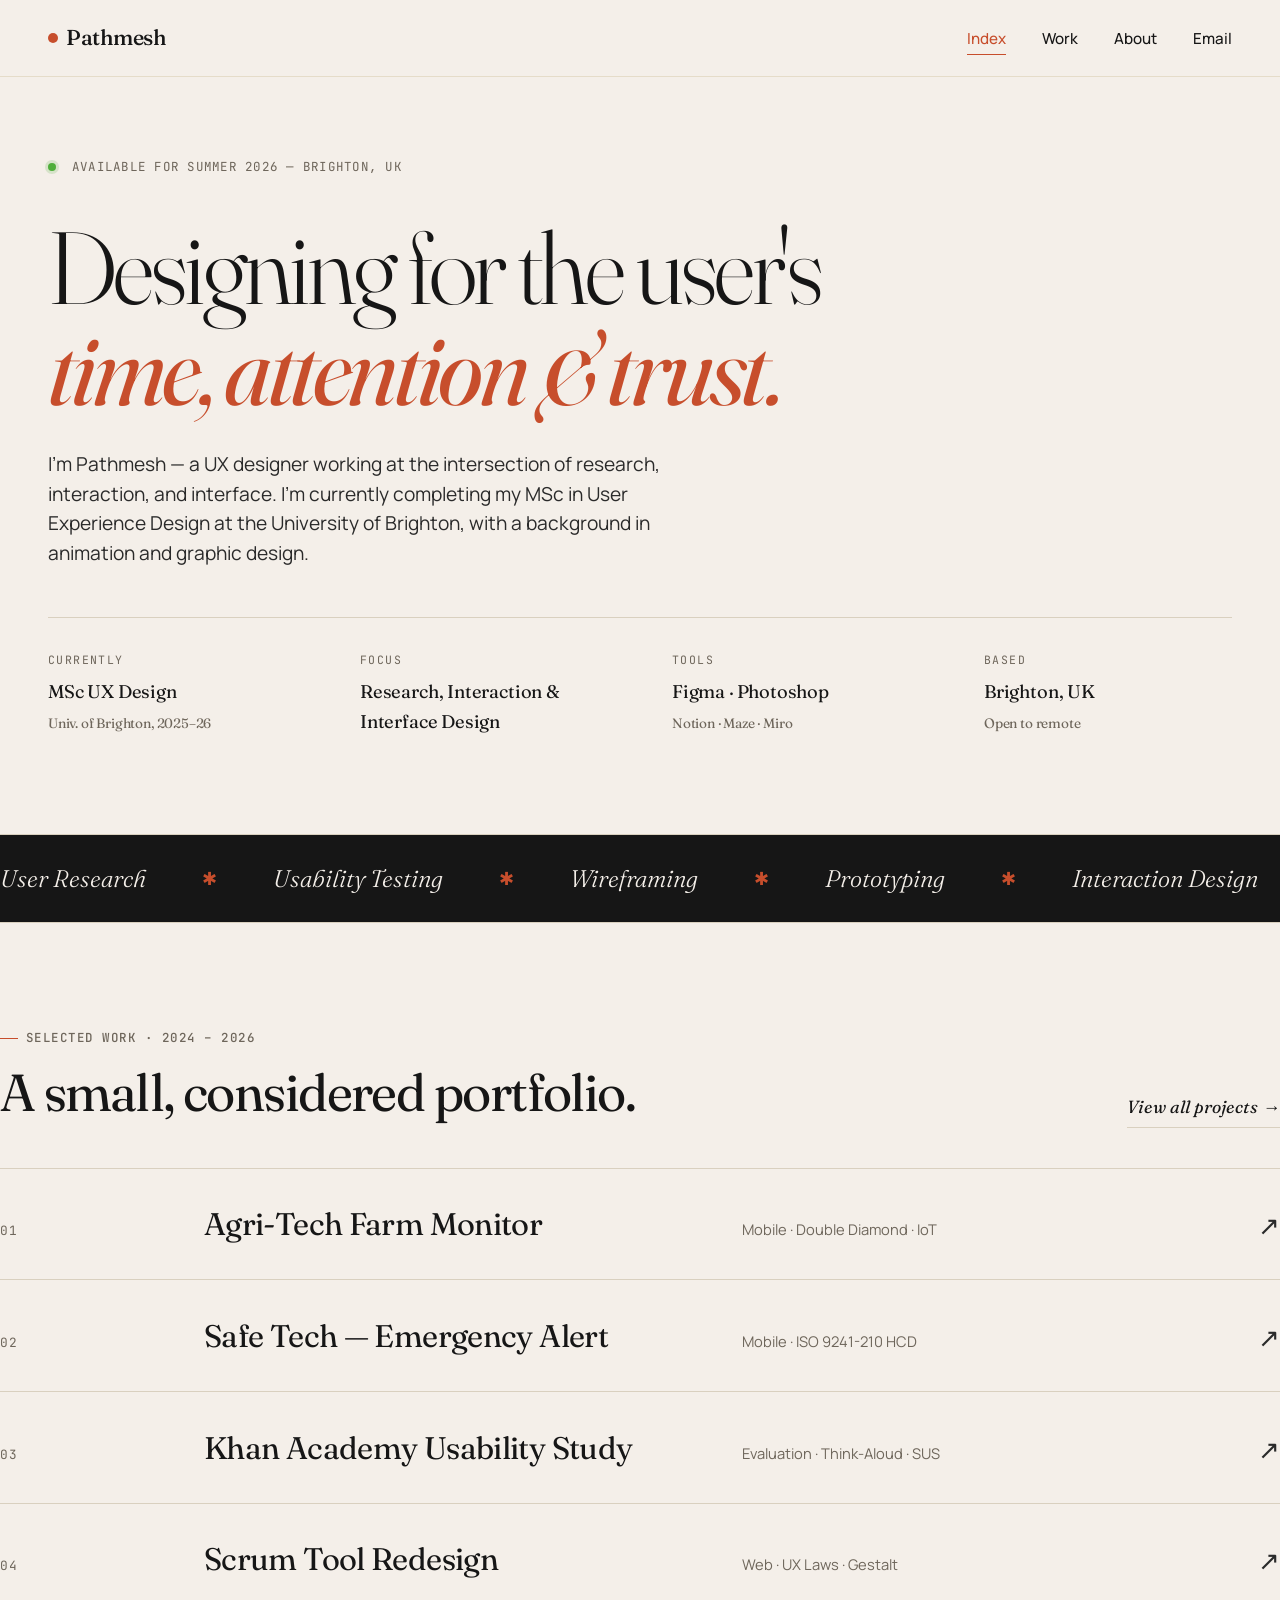
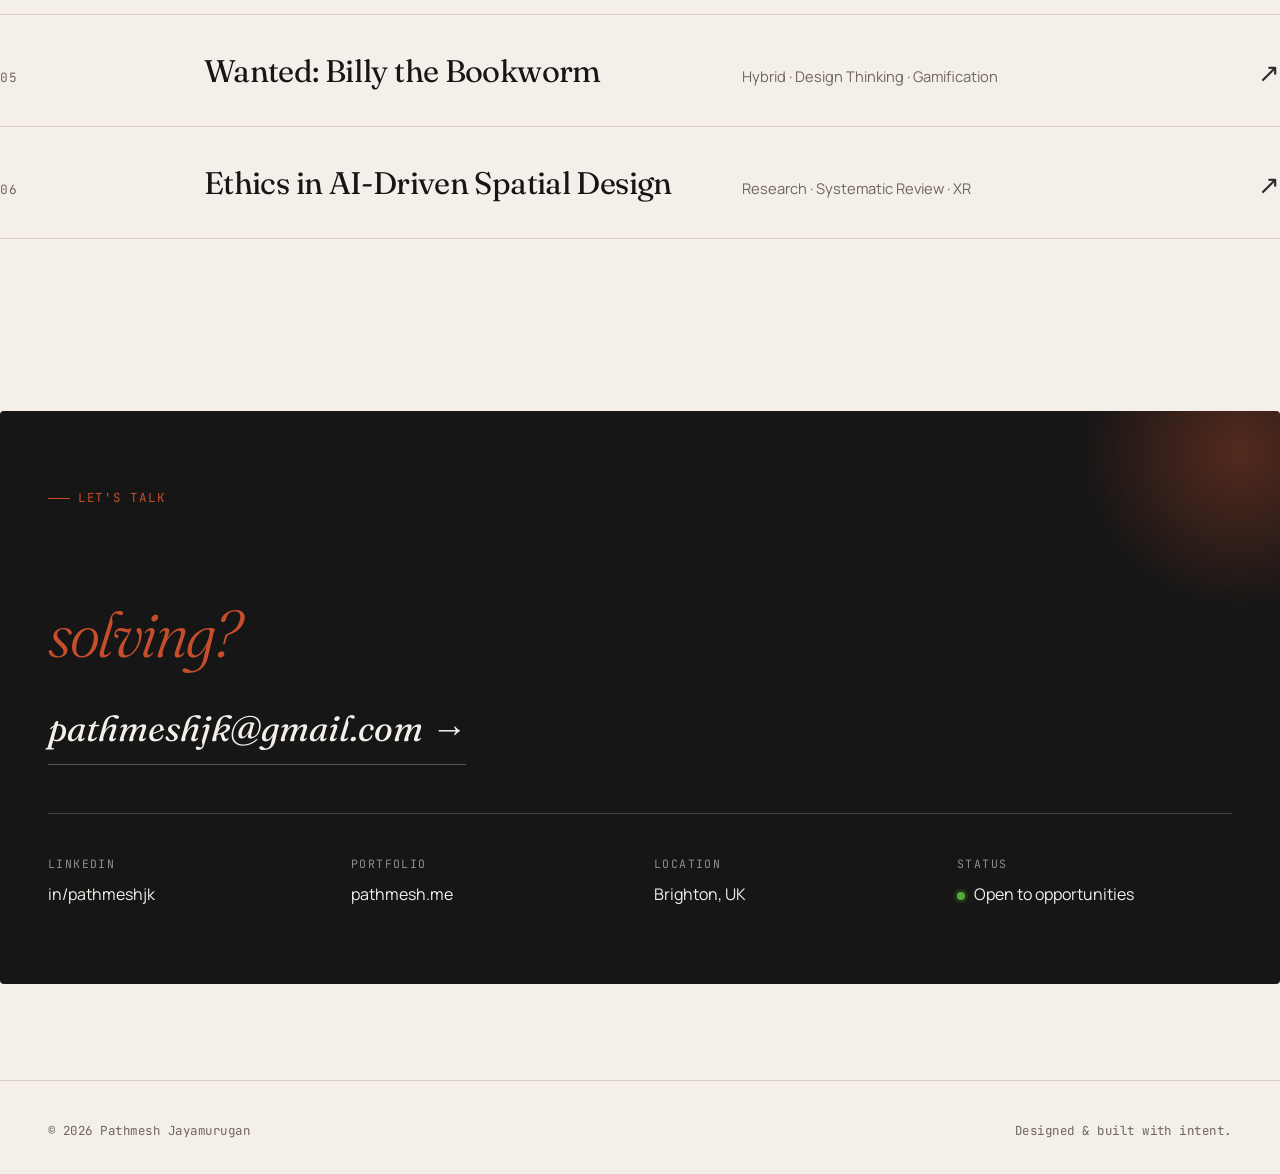
<file: index.html>
<!DOCTYPE html>
<html lang="en">
<head>
  <meta charset="UTF-8" />
  <meta name="viewport" content="width=device-width, initial-scale=1.0" />
  <meta name="description" content="Pathmesh Jayamurugan — UX Designer crafting interfaces that respect the user's time, attention, and trust." />
  <title>Pathmesh Jayamurugan — UX Designer</title>
  <link rel="stylesheet" href="styles.css" />
  <link rel="icon" href="data:image/svg+xml,%3Csvg xmlns='http://www.w3.org/2000/svg' viewBox='0 0 100 100'%3E%3Ccircle cx='50' cy='50' r='40' fill='%23C74E2C'/%3E%3C/svg%3E" />
</head>
<body>

  <!-- NAVIGATION -->
  <nav class="nav">
    <div class="nav-inner">
      <a href="index.html" class="brand">
        <span class="brand-mark"></span>
        Pathmesh
      </a>
      <button class="nav-toggle" aria-label="Open menu" id="navToggle">≡</button>
      <ul class="nav-links" id="navLinks">
        <li><a href="index.html" class="active">Index</a></li>
        <li><a href="projects.html">Work</a></li>
        <li><a href="about.html">About</a></li>
        <li><a href="mailto:pathmeshjk@gmail.com">Email</a></li>
      </ul>
    </div>
  </nav>

  <!-- HERO -->
  <section class="hero container">
    <div class="hero-meta fade-in">
      <span class="status-dot"></span>
      <span>Available for Summer 2026 — Brighton, UK</span>
    </div>

    <h1 class="display hero-title fade-in delay-1">
      Designing for the user's <em>time, attention &amp; trust.</em>
    </h1>

    <p class="lead hero-tagline fade-in delay-2">
      I'm Pathmesh — a UX designer working at the intersection of research, interaction, and interface. I'm currently completing my MSc in User Experience Design at the University of Brighton, with a background in animation and graphic design.
    </p>

    <div class="hero-bottom fade-in delay-3">
      <div class="hero-bottom-item">
        <div class="hero-bottom-label">Currently</div>
        <div class="hero-bottom-value">MSc UX Design <br/><span class="muted" style="font-size:0.85rem;">Univ. of Brighton, 2025–26</span></div>
      </div>
      <div class="hero-bottom-item">
        <div class="hero-bottom-label">Focus</div>
        <div class="hero-bottom-value">Research, Interaction &amp; Interface Design</div>
      </div>
      <div class="hero-bottom-item">
        <div class="hero-bottom-label">Tools</div>
        <div class="hero-bottom-value">Figma · Photoshop <br/><span class="muted" style="font-size:0.85rem;">Notion · Maze · Miro</span></div>
      </div>
      <div class="hero-bottom-item">
        <div class="hero-bottom-label">Based</div>
        <div class="hero-bottom-value">Brighton, UK <br/><span class="muted" style="font-size:0.85rem;">Open to remote</span></div>
      </div>
    </div>
  </section>

  <!-- MARQUEE -->
  <div class="marquee" aria-hidden="true">
    <div class="marquee-track">
      <span>User Research</span>
      <span>Usability Testing</span>
      <span>Wireframing</span>
      <span>Prototyping</span>
      <span>Interaction Design</span>
      <span>Design Thinking</span>
      <span>Heuristic Evaluation</span>
      <span>Cognitive Walkthrough</span>
      <span>Information Architecture</span>
      <span>User Research</span>
      <span>Usability Testing</span>
      <span>Wireframing</span>
      <span>Prototyping</span>
      <span>Interaction Design</span>
      <span>Design Thinking</span>
      <span>Heuristic Evaluation</span>
      <span>Cognitive Walkthrough</span>
      <span>Information Architecture</span>
    </div>
  </div>

  <!-- SELECTED WORK -->
  <section class="section container">
    <div style="display:flex; align-items:flex-end; justify-content:space-between; flex-wrap:wrap; gap:1rem; margin-bottom:2.5rem;">
      <div>
        <div class="eyebrow">Selected Work · 2024 – 2026</div>
        <h2 class="section-title">A small, considered portfolio.</h2>
      </div>
      <a href="projects.html" class="contact-email" style="font-size:1.1rem; color:var(--ink); border-color:var(--line);">
        View all projects →
      </a>
    </div>

    <div class="featured-list">
      <a href="projects.html#agri-tech" class="featured-item">
        <div class="featured-num">01</div>
        <div class="featured-name">Agri-Tech Farm Monitor</div>
        <div class="featured-tag">Mobile · Double Diamond · IoT</div>
        <div class="featured-arrow">↗</div>
      </a>

      <a href="projects.html#safe-tech" class="featured-item">
        <div class="featured-num">02</div>
        <div class="featured-name">Safe Tech — Emergency Alert</div>
        <div class="featured-tag">Mobile · ISO 9241-210 HCD</div>
        <div class="featured-arrow">↗</div>
      </a>

      <a href="projects.html#khan-academy" class="featured-item">
        <div class="featured-num">03</div>
        <div class="featured-name">Khan Academy Usability Study</div>
        <div class="featured-tag">Evaluation · Think-Aloud · SUS</div>
        <div class="featured-arrow">↗</div>
      </a>

      <a href="projects.html#scrum-tool" class="featured-item">
        <div class="featured-num">04</div>
        <div class="featured-name">Scrum Tool Redesign</div>
        <div class="featured-tag">Web · UX Laws · Gestalt</div>
        <div class="featured-arrow">↗</div>
      </a>

      <a href="projects.html#billy" class="featured-item">
        <div class="featured-num">05</div>
        <div class="featured-name">Wanted: Billy the Bookworm</div>
        <div class="featured-tag">Hybrid · Design Thinking · Gamification</div>
        <div class="featured-arrow">↗</div>
      </a>

      <a href="projects.html#spatial-ethics" class="featured-item">
        <div class="featured-num">06</div>
        <div class="featured-name">Ethics in AI-Driven Spatial Design</div>
        <div class="featured-tag">Research · Systematic Review · XR</div>
        <div class="featured-arrow">↗</div>
      </a>
    </div>
  </section>

  <!-- CONTACT TEASE -->
  <section class="section container" style="padding-top:0;">
    <div class="contact-block">
      <div class="contact-eyebrow">Let's talk</div>
      <h2 class="contact-heading">Have a problem worth <em>solving?</em></h2>
      <a href="mailto:pathmeshjk@gmail.com" class="contact-email">
        pathmeshjk@gmail.com →
      </a>
      <div class="contact-grid">
        <div>
          <div class="contact-grid-item-label">LinkedIn</div>
          <div class="contact-grid-item-value">
            <a href="https://www.linkedin.com/in/pathmeshjk" target="_blank" rel="noopener">in/pathmeshjk</a>
          </div>
        </div>
        <div>
          <div class="contact-grid-item-label">Portfolio</div>
          <div class="contact-grid-item-value">pathmesh.me</div>
        </div>
        <div>
          <div class="contact-grid-item-label">Location</div>
          <div class="contact-grid-item-value">Brighton, UK</div>
        </div>
        <div>
          <div class="contact-grid-item-label">Status</div>
          <div class="contact-grid-item-value">
            <span class="status-dot" style="margin-right:0.4rem;"></span> Open to opportunities
          </div>
        </div>
      </div>
    </div>
  </section>

  <!-- FOOTER -->
  <footer>
    <div class="footer-inner">
      <div class="footer-text">© 2026 Pathmesh Jayamurugan</div>
      <div class="footer-text">Designed &amp; built with intent.</div>
    </div>
  </footer>

  <script src="script.js"></script>
</body>
</html>
</file>
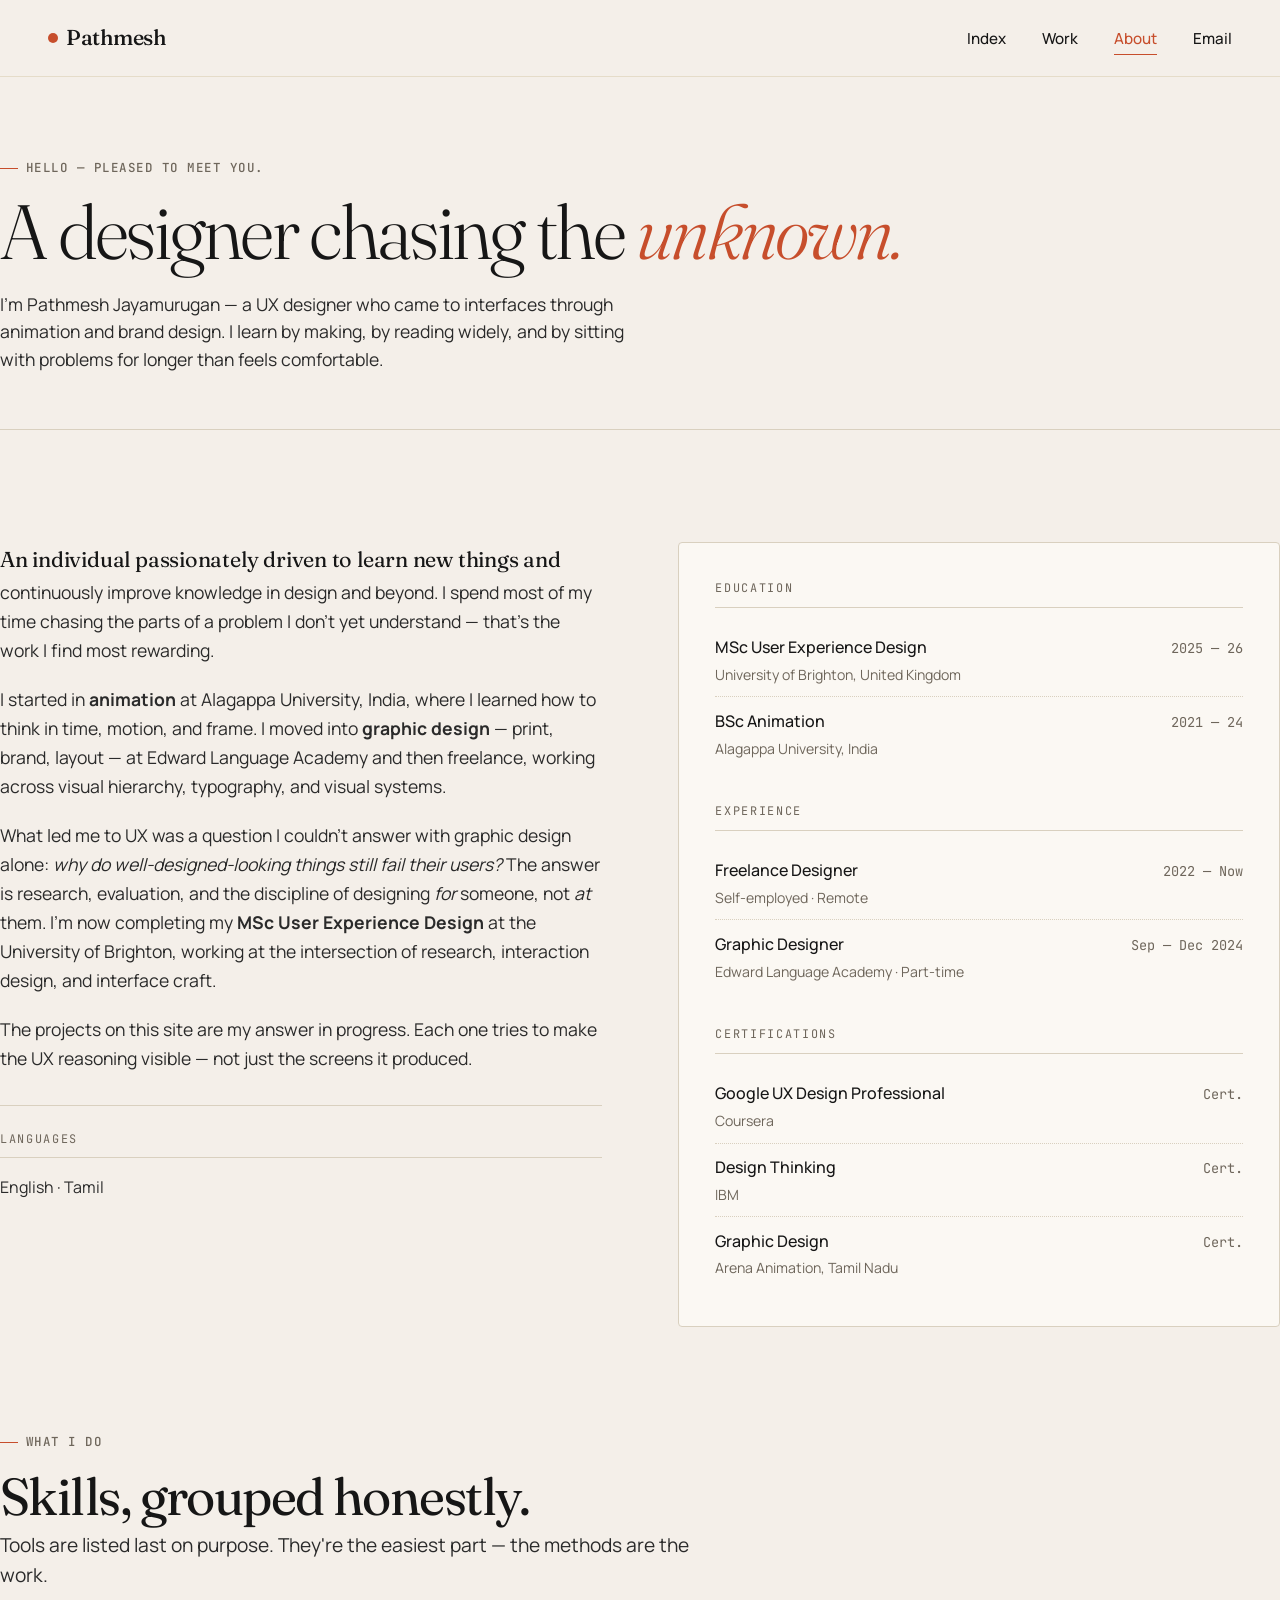
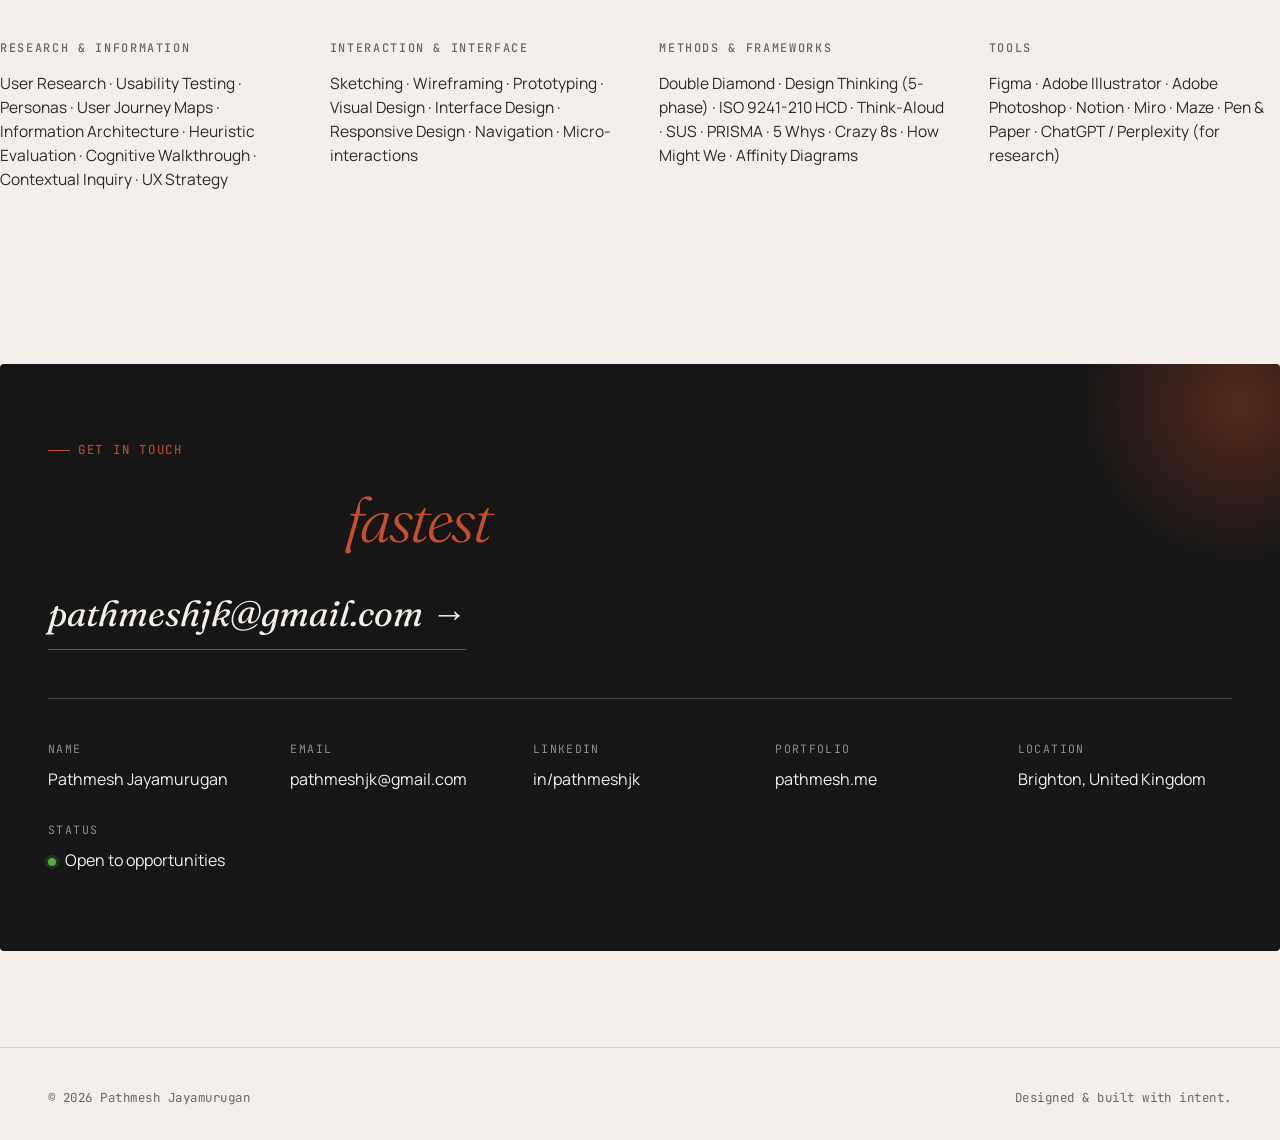
<file: about.html>
<!DOCTYPE html>
<html lang="en">
<head>
  <meta charset="UTF-8" />
  <meta name="viewport" content="width=device-width, initial-scale=1.0" />
  <meta name="description" content="About Pathmesh Jayamurugan — UX designer, MSc UX Design candidate at the University of Brighton. Background in animation and graphic design." />
  <title>About — Pathmesh Jayamurugan</title>
  <link rel="stylesheet" href="styles.css" />
  <link rel="icon" href="data:image/svg+xml,%3Csvg xmlns='http://www.w3.org/2000/svg' viewBox='0 0 100 100'%3E%3Ccircle cx='50' cy='50' r='40' fill='%23C74E2C'/%3E%3C/svg%3E" />
</head>
<body>

  <!-- NAVIGATION -->
  <nav class="nav">
    <div class="nav-inner">
      <a href="index.html" class="brand">
        <span class="brand-mark"></span>
        Pathmesh
      </a>
      <button class="nav-toggle" aria-label="Open menu" id="navToggle">≡</button>
      <ul class="nav-links" id="navLinks">
        <li><a href="index.html">Index</a></li>
        <li><a href="projects.html">Work</a></li>
        <li><a href="about.html" class="active">About</a></li>
        <li><a href="mailto:pathmeshjk@gmail.com">Email</a></li>
      </ul>
    </div>
  </nav>

  <!-- PAGE HEADER -->
  <header class="page-header container">
    <div class="eyebrow fade-in">Hello — pleased to meet you.</div>
    <h1 class="page-title fade-in delay-1">A designer chasing the <em>unknown.</em></h1>
    <p class="page-subtitle fade-in delay-2">
      I'm Pathmesh Jayamurugan — a UX designer who came to interfaces through animation and brand design. I learn by making, by reading widely, and by sitting with problems for longer than feels comfortable.
    </p>
  </header>

  <!-- ABOUT GRID -->
  <section class="section container" style="padding-top: clamp(2rem, 4vw, 3rem);">
    <div class="about-grid">

      <!-- LEFT: BIO -->
      <div class="about-prose">
        <p>
          An individual passionately driven to learn new things and continuously improve knowledge in design and beyond. I spend most of my time chasing the parts of a problem I don't yet understand — that's the work I find most rewarding.
        </p>
        <p>
          I started in <strong>animation</strong> at Alagappa University, India, where I learned how to think in time, motion, and frame. I moved into <strong>graphic design</strong> — print, brand, layout — at Edward Language Academy and then freelance, working across visual hierarchy, typography, and visual systems.
        </p>
        <p>
          What led me to UX was a question I couldn't answer with graphic design alone: <em>why do well-designed-looking things still fail their users?</em> The answer is research, evaluation, and the discipline of designing <em>for</em> someone, not <em>at</em> them. I'm now completing my <strong>MSc User Experience Design</strong> at the University of Brighton, working at the intersection of research, interaction design, and interface craft.
        </p>
        <p>
          The projects on this site are my answer in progress. Each one tries to make the UX reasoning visible — not just the screens it produced.
        </p>

        <!-- LANGUAGE & MORE -->
        <div style="margin-top: 2rem; padding-top: 1.5rem; border-top: 1px solid var(--line);">
          <div class="cv-block-title">Languages</div>
          <p style="font-size: 1rem; color: var(--ink-soft);">English · Tamil</p>
        </div>
      </div>

      <!-- RIGHT: CV CARD -->
      <div class="about-card">

        <!-- EDUCATION -->
        <div class="cv-block">
          <div class="cv-block-title">Education</div>
          <div class="cv-row">
            <div>
              <div class="cv-row-name">MSc User Experience Design</div>
              <div class="cv-sub">University of Brighton, United Kingdom</div>
            </div>
            <div class="cv-row-meta">2025 — 26</div>
          </div>
          <div class="cv-row">
            <div>
              <div class="cv-row-name">BSc Animation</div>
              <div class="cv-sub">Alagappa University, India</div>
            </div>
            <div class="cv-row-meta">2021 — 24</div>
          </div>
        </div>

        <!-- EXPERIENCE -->
        <div class="cv-block">
          <div class="cv-block-title">Experience</div>
          <div class="cv-row">
            <div>
              <div class="cv-row-name">Freelance Designer</div>
              <div class="cv-sub">Self-employed · Remote</div>
            </div>
            <div class="cv-row-meta">2022 — Now</div>
          </div>
          <div class="cv-row">
            <div>
              <div class="cv-row-name">Graphic Designer</div>
              <div class="cv-sub">Edward Language Academy · Part-time</div>
            </div>
            <div class="cv-row-meta">Sep — Dec 2024</div>
          </div>
        </div>

        <!-- CERTIFICATIONS -->
        <div class="cv-block">
          <div class="cv-block-title">Certifications</div>
          <div class="cv-row">
            <div>
              <div class="cv-row-name">Google UX Design Professional</div>
              <div class="cv-sub">Coursera</div>
            </div>
            <div class="cv-row-meta">Cert.</div>
          </div>
          <div class="cv-row">
            <div>
              <div class="cv-row-name">Design Thinking</div>
              <div class="cv-sub">IBM</div>
            </div>
            <div class="cv-row-meta">Cert.</div>
          </div>
          <div class="cv-row">
            <div>
              <div class="cv-row-name">Graphic Design</div>
              <div class="cv-sub">Arena Animation, Tamil Nadu</div>
            </div>
            <div class="cv-row-meta">Cert.</div>
          </div>
        </div>

      </div>
    </div>
  </section>

  <!-- SKILLS -->
  <section class="section container" style="padding-top: 0;">
    <div class="eyebrow">What I do</div>
    <h2 class="section-title">Skills, grouped honestly.</h2>
    <p class="lead" style="max-width: 60ch; margin-top: 0.5rem; margin-bottom: 3rem;">
      Tools are listed last on purpose. They're the easiest part — the methods are the work.
    </p>

    <div style="display: grid; grid-template-columns: repeat(auto-fit, minmax(260px, 1fr)); gap: clamp(1.5rem, 3vw, 2.5rem);">

      <div class="skill-cluster">
        <h5>Research &amp; Information</h5>
        <p>User Research · Usability Testing · Personas · User Journey Maps · Information Architecture · Heuristic Evaluation · Cognitive Walkthrough · Contextual Inquiry · UX Strategy</p>
      </div>

      <div class="skill-cluster">
        <h5>Interaction &amp; Interface</h5>
        <p>Sketching · Wireframing · Prototyping · Visual Design · Interface Design · Responsive Design · Navigation · Micro-interactions</p>
      </div>

      <div class="skill-cluster">
        <h5>Methods &amp; Frameworks</h5>
        <p>Double Diamond · Design Thinking (5-phase) · ISO 9241-210 HCD · Think-Aloud · SUS · PRISMA · 5 Whys · Crazy 8s · How Might We · Affinity Diagrams</p>
      </div>

      <div class="skill-cluster">
        <h5>Tools</h5>
        <p>Figma · Adobe Illustrator · Adobe Photoshop · Notion · Miro · Maze · Pen &amp; Paper · ChatGPT / Perplexity (for research)</p>
      </div>

    </div>
  </section>

  <!-- BIG CONTACT BLOCK -->
  <section class="section container" style="padding-top: 0;">
    <div class="contact-block" id="contact">
      <div class="contact-eyebrow">Get in touch</div>
      <h2 class="contact-heading">Email is the <em>fastest</em> way.</h2>
      <a href="mailto:pathmeshjk@gmail.com" class="contact-email">
        pathmeshjk@gmail.com →
      </a>

      <div class="contact-grid">
        <div>
          <div class="contact-grid-item-label">Name</div>
          <div class="contact-grid-item-value">Pathmesh Jayamurugan</div>
        </div>
        <div>
          <div class="contact-grid-item-label">Email</div>
          <div class="contact-grid-item-value">
            <a href="mailto:pathmeshjk@gmail.com">pathmeshjk@gmail.com</a>
          </div>
        </div>
        <div>
          <div class="contact-grid-item-label">LinkedIn</div>
          <div class="contact-grid-item-value">
            <a href="https://www.linkedin.com/in/pathmeshjk" target="_blank" rel="noopener">in/pathmeshjk</a>
          </div>
        </div>
        <div>
          <div class="contact-grid-item-label">Portfolio</div>
          <div class="contact-grid-item-value">pathmesh.me</div>
        </div>
        <div>
          <div class="contact-grid-item-label">Location</div>
          <div class="contact-grid-item-value">Brighton, United Kingdom</div>
        </div>
        <div>
          <div class="contact-grid-item-label">Status</div>
          <div class="contact-grid-item-value">
            <span class="status-dot" style="margin-right:0.4rem;"></span> Open to opportunities
          </div>
        </div>
      </div>
    </div>
  </section>

  <!-- FOOTER -->
  <footer>
    <div class="footer-inner">
      <div class="footer-text">© 2026 Pathmesh Jayamurugan</div>
      <div class="footer-text">Designed &amp; built with intent.</div>
    </div>
  </footer>

  <script src="script.js"></script>
</body>
</html>
</file>
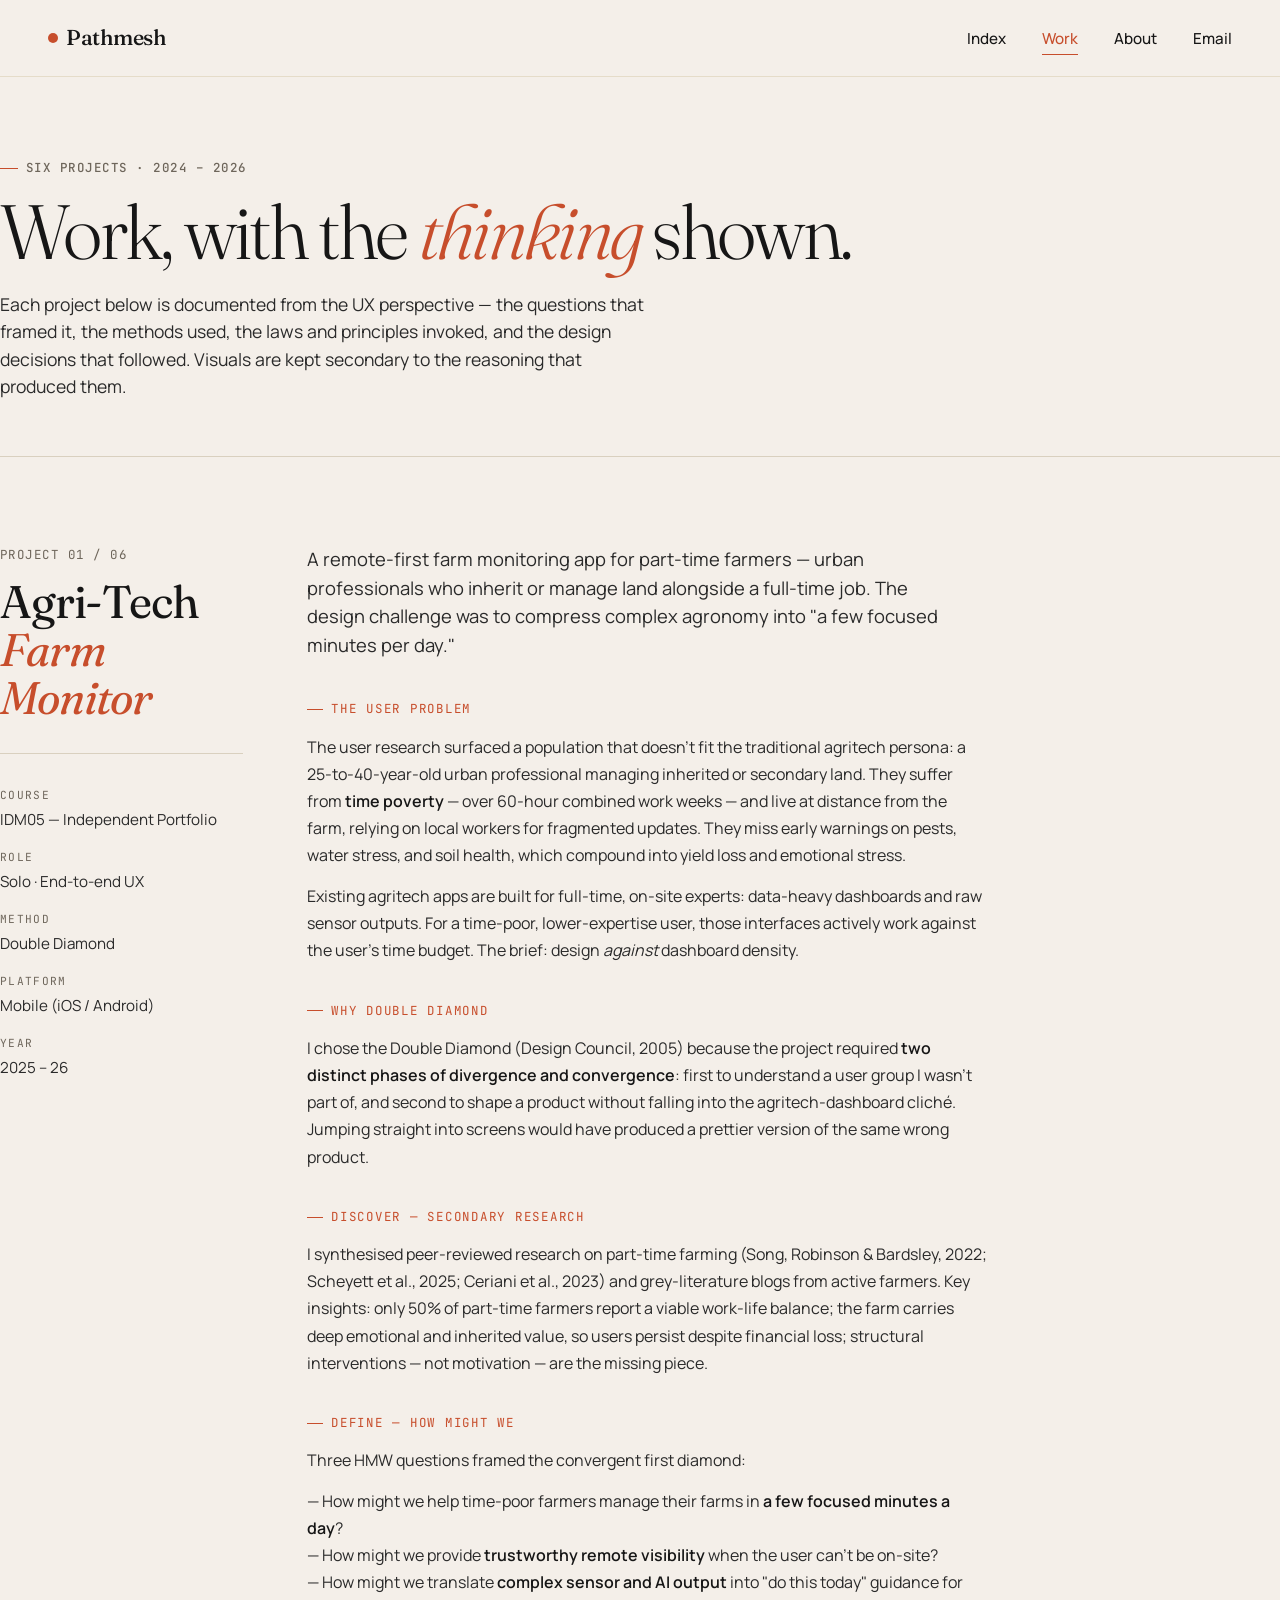
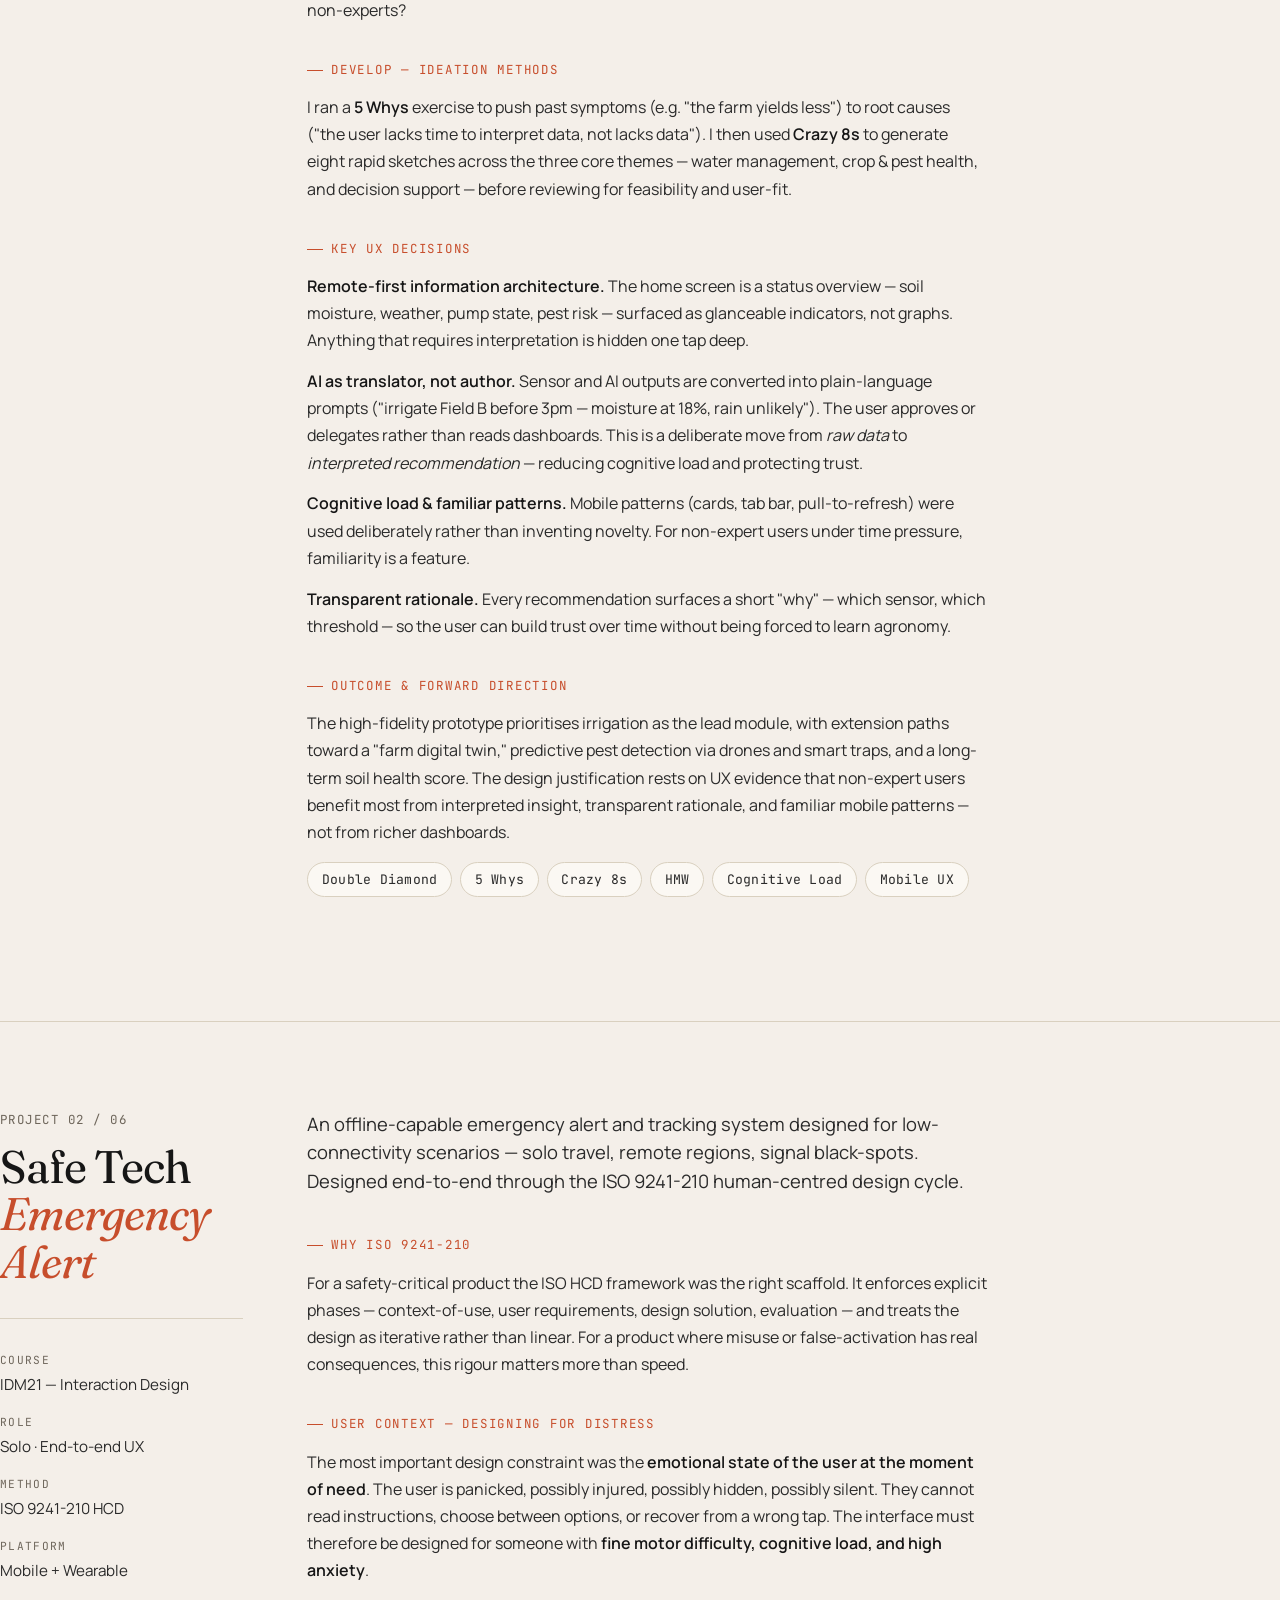
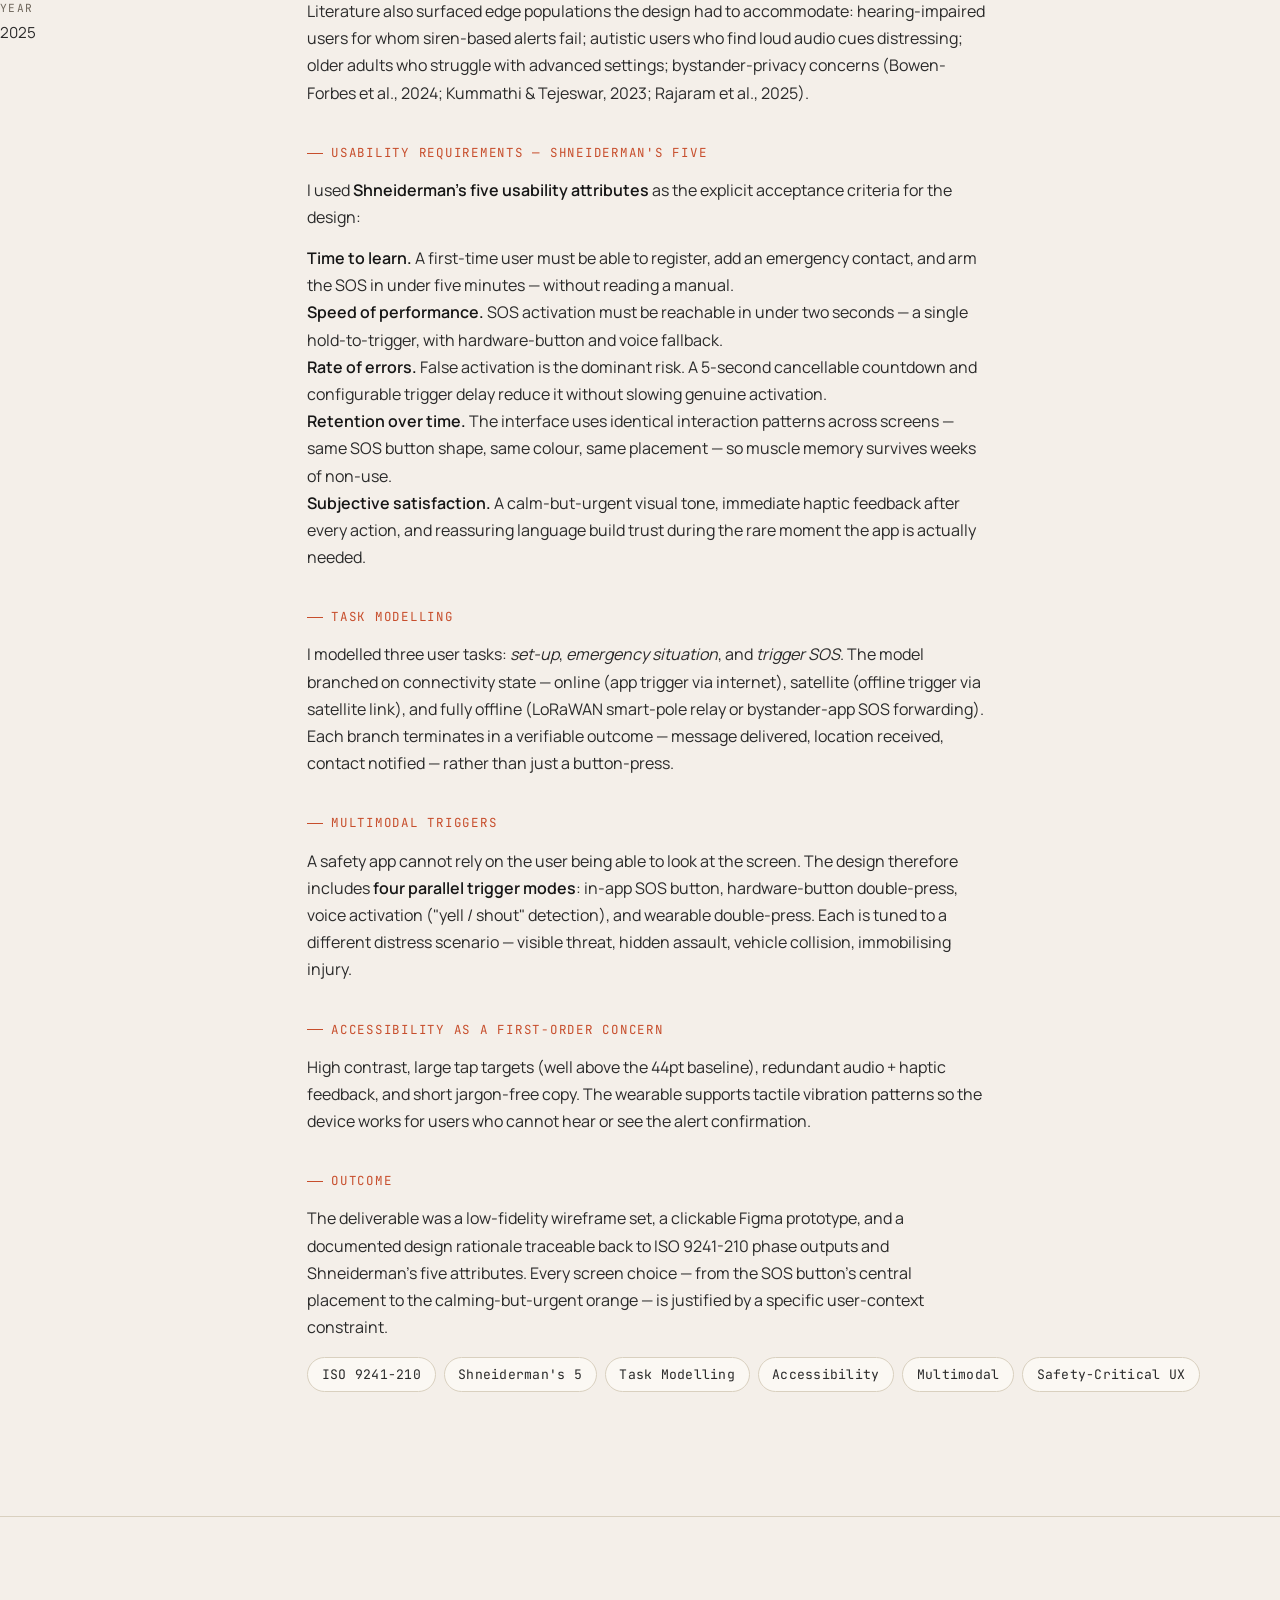
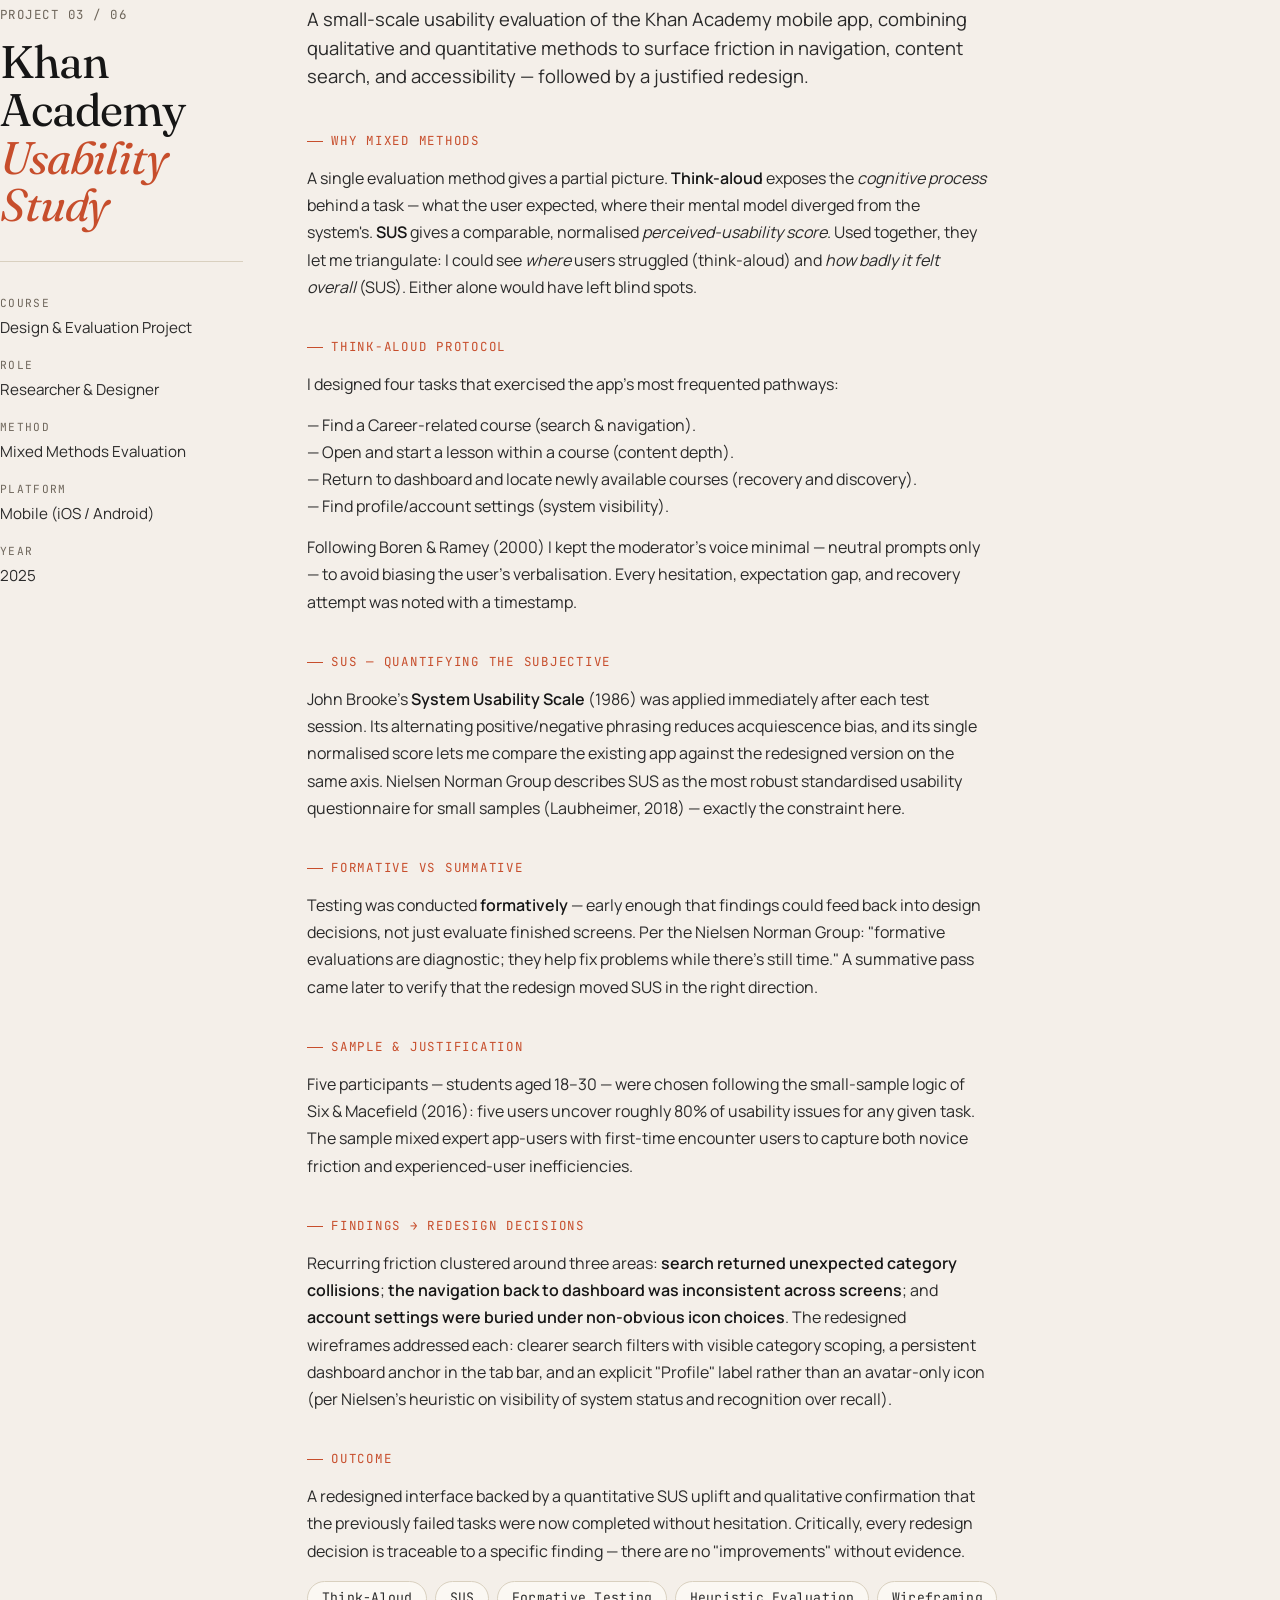
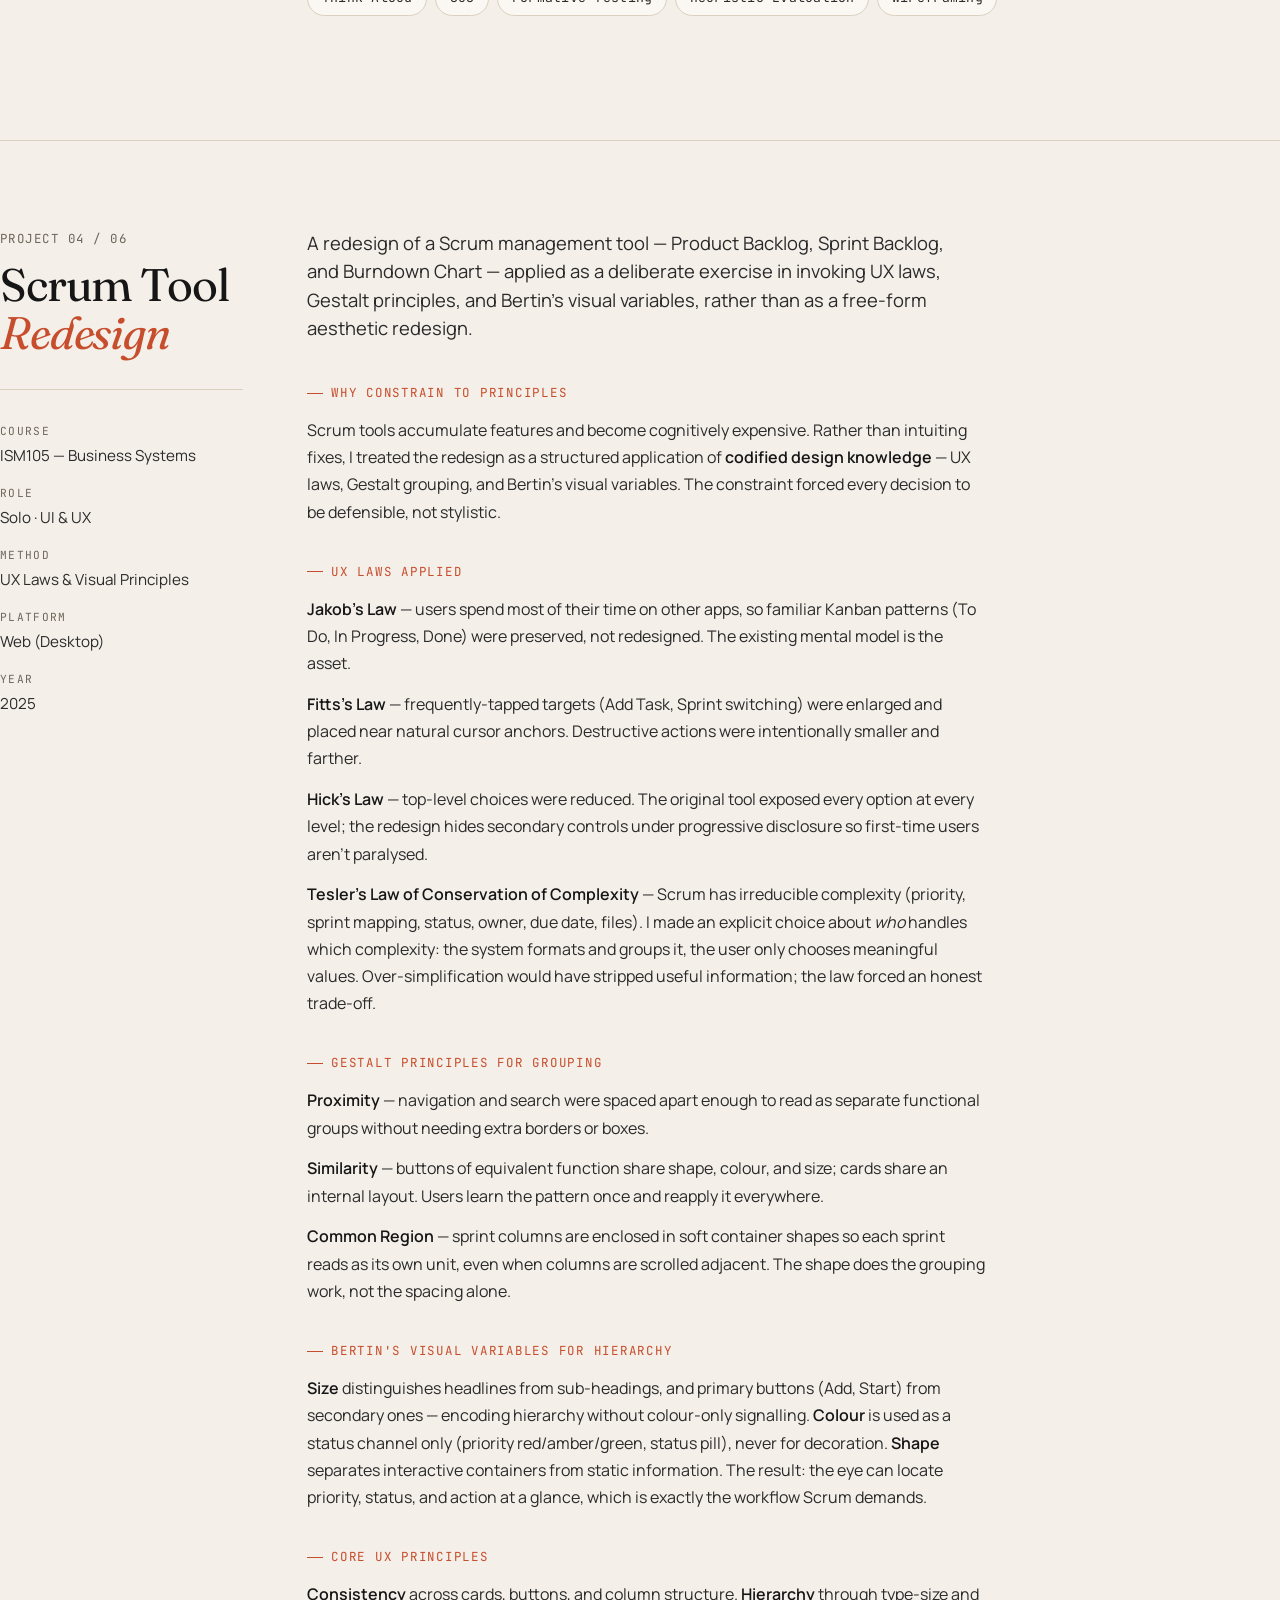
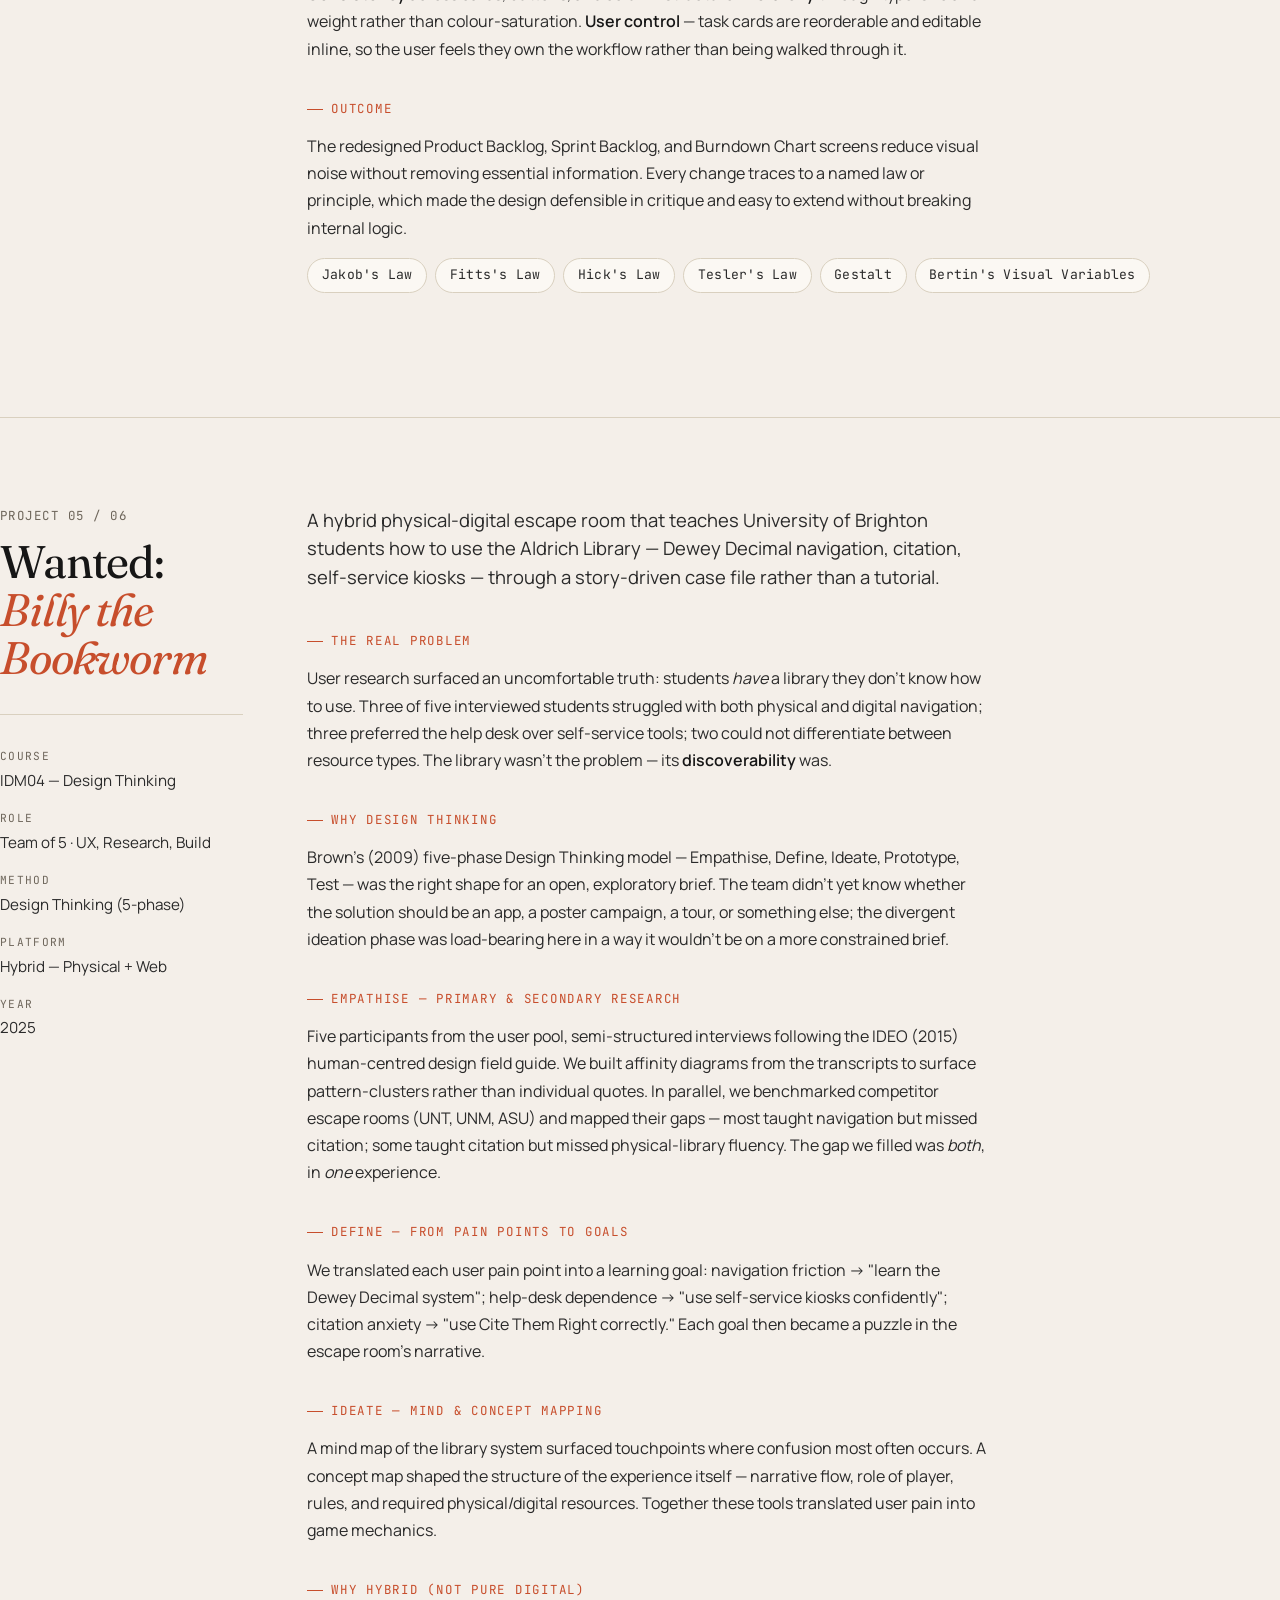
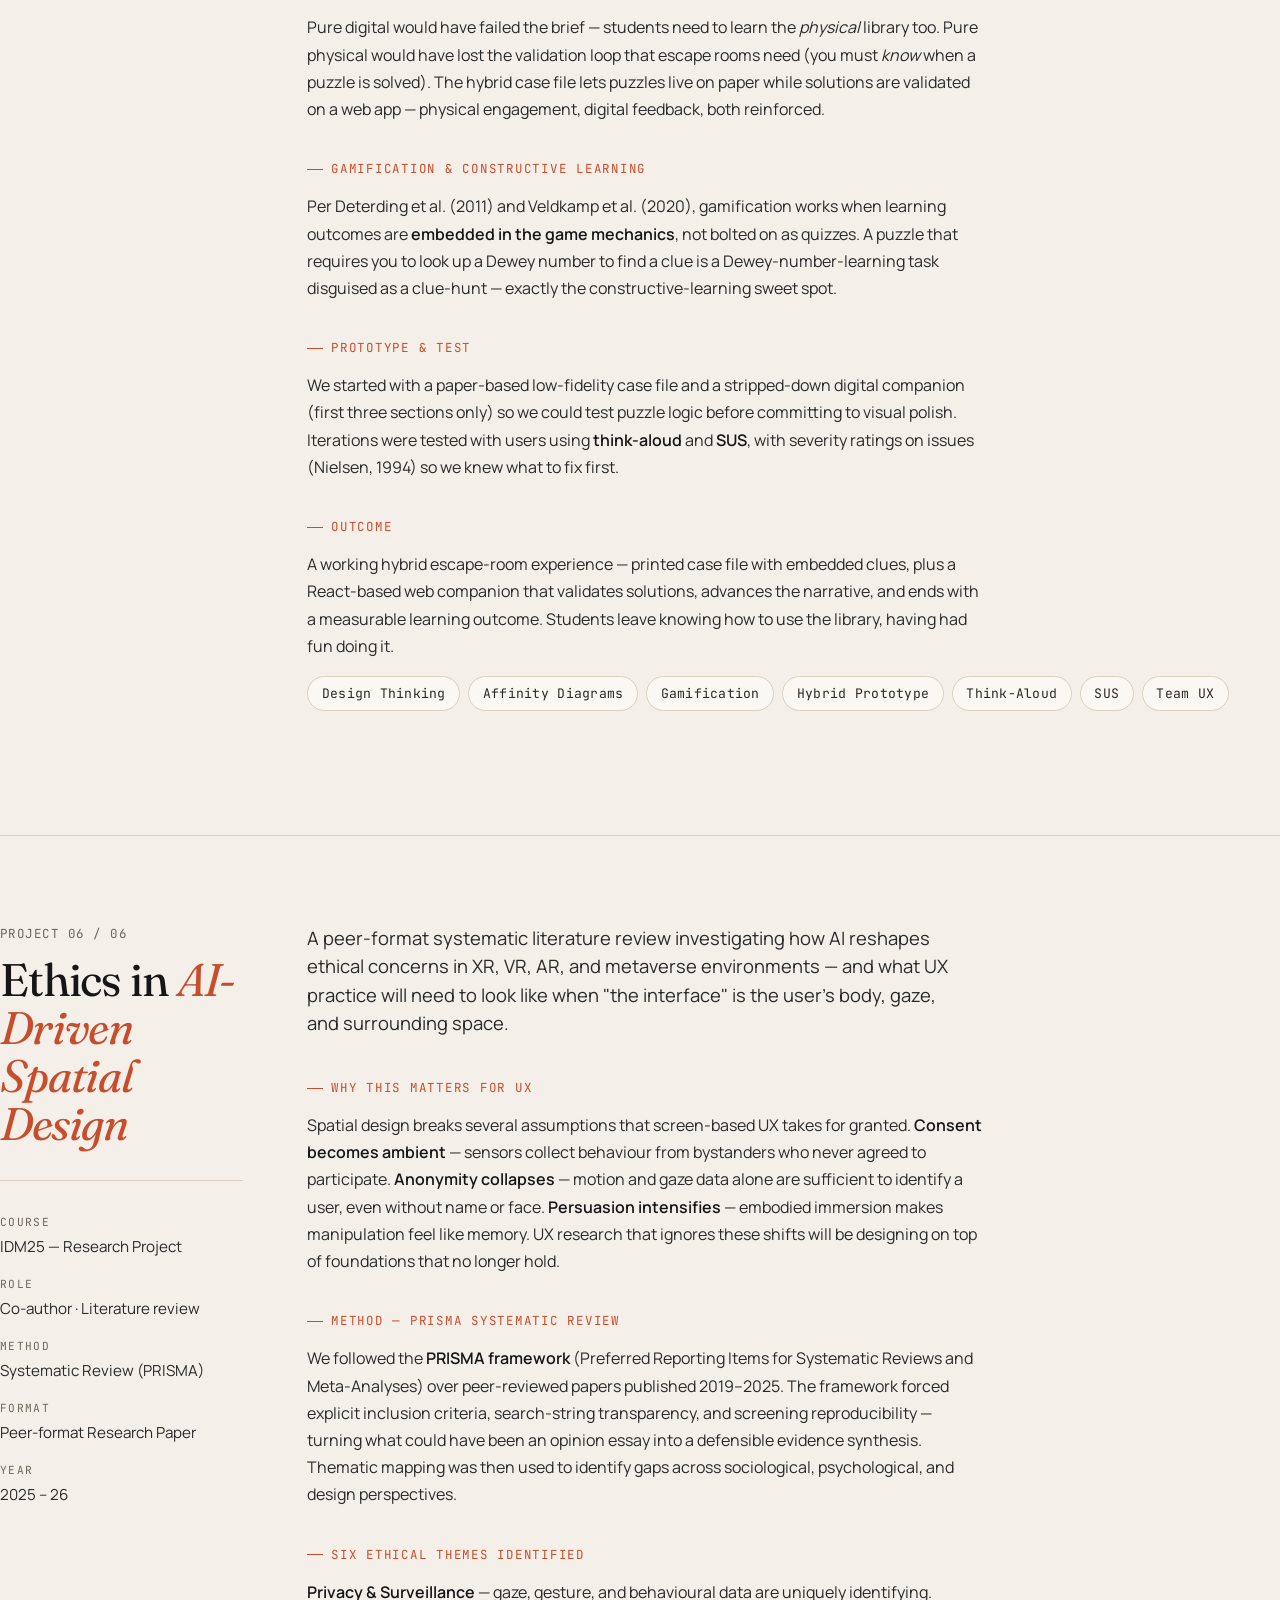
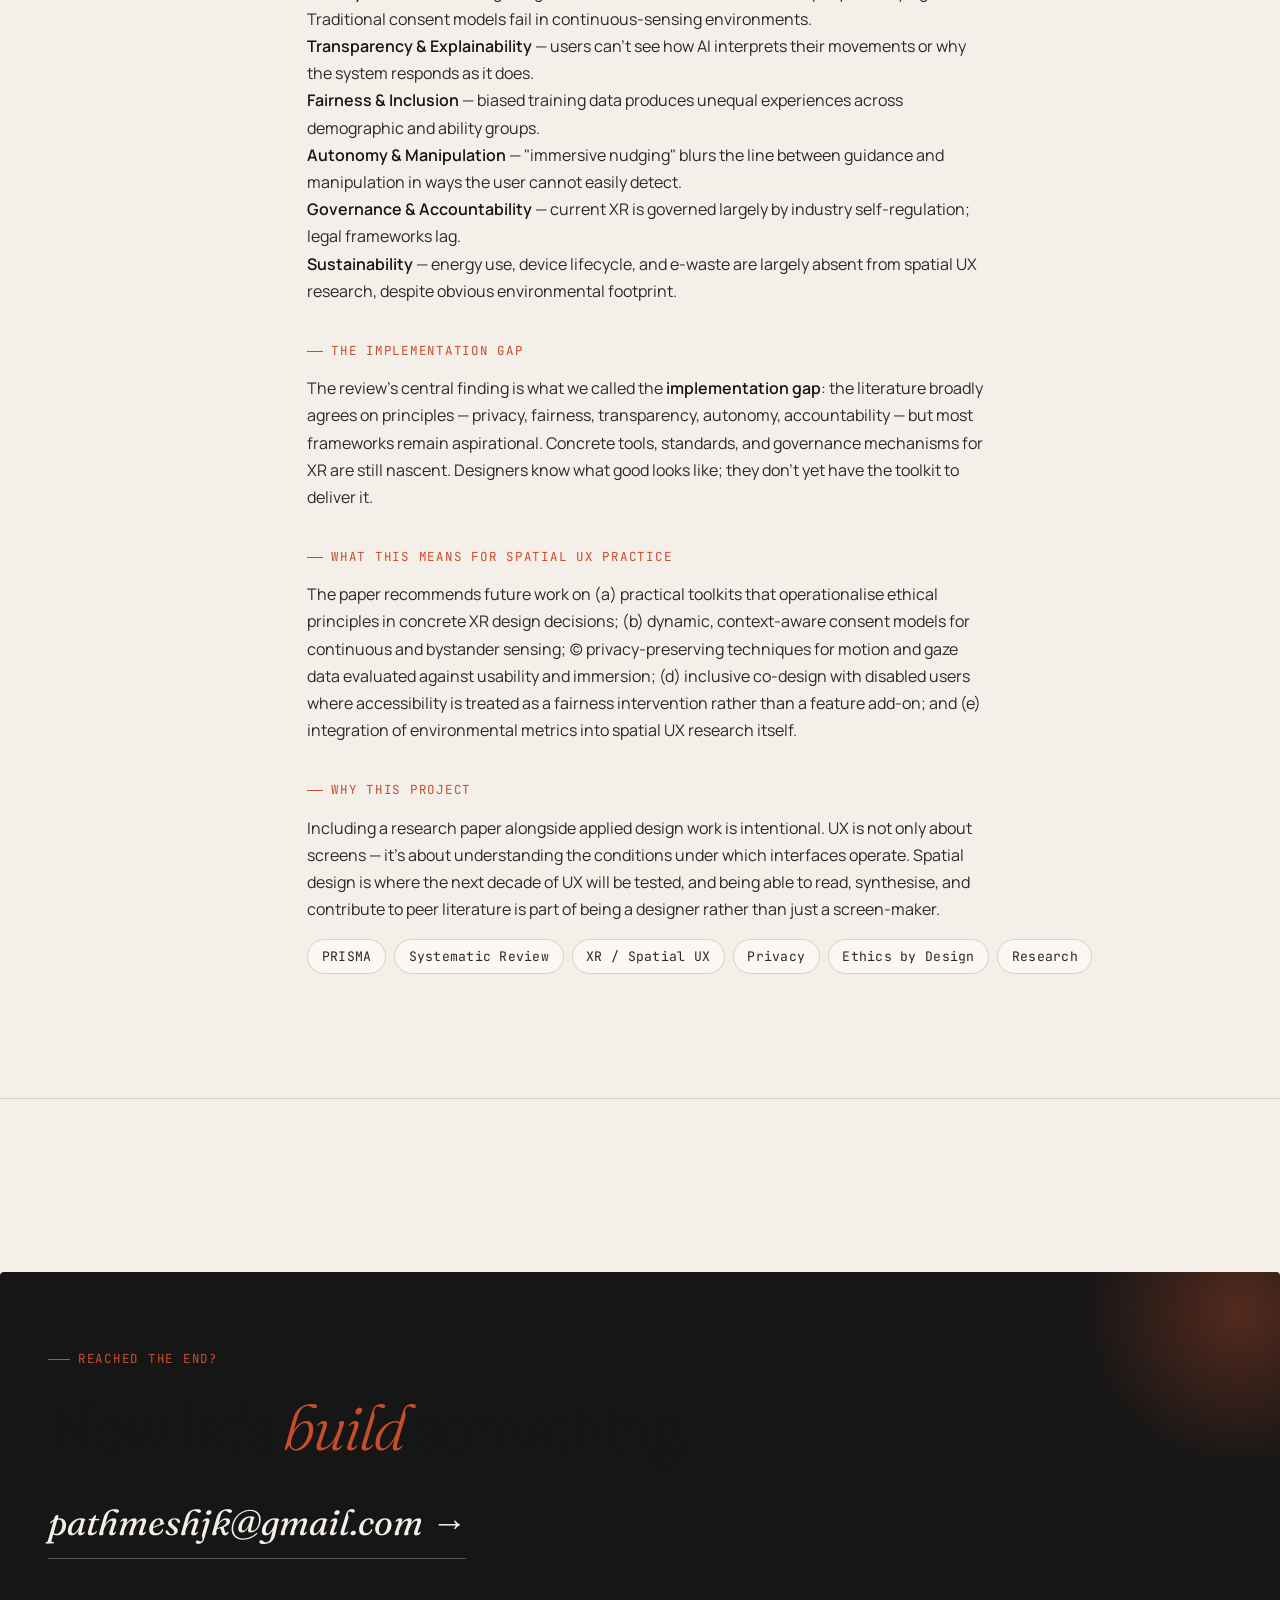
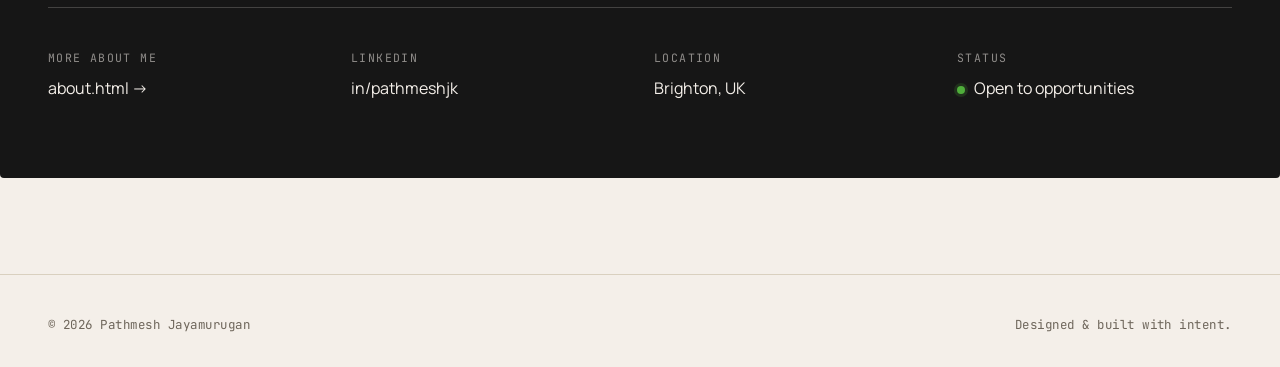
<file: projects.html>
<!DOCTYPE html>
<html lang="en">
<head>
  <meta charset="UTF-8" />
  <meta name="viewport" content="width=device-width, initial-scale=1.0" />
  <meta name="description" content="Selected UX projects by Pathmesh Jayamurugan — research, evaluation, interaction design, and applied design thinking." />
  <title>Work — Pathmesh Jayamurugan</title>
  <link rel="stylesheet" href="styles.css" />
  <link rel="icon" href="data:image/svg+xml,%3Csvg xmlns='http://www.w3.org/2000/svg' viewBox='0 0 100 100'%3E%3Ccircle cx='50' cy='50' r='40' fill='%23C74E2C'/%3E%3C/svg%3E" />
</head>
<body>

  <!-- NAVIGATION -->
  <nav class="nav">
    <div class="nav-inner">
      <a href="index.html" class="brand">
        <span class="brand-mark"></span>
        Pathmesh
      </a>
      <button class="nav-toggle" aria-label="Open menu" id="navToggle">≡</button>
      <ul class="nav-links" id="navLinks">
        <li><a href="index.html">Index</a></li>
        <li><a href="projects.html" class="active">Work</a></li>
        <li><a href="about.html">About</a></li>
        <li><a href="mailto:pathmeshjk@gmail.com">Email</a></li>
      </ul>
    </div>
  </nav>

  <!-- PAGE HEADER -->
  <header class="page-header container">
    <div class="eyebrow fade-in">Six projects · 2024 – 2026</div>
    <h1 class="page-title fade-in delay-1">Work, with the <em>thinking</em> shown.</h1>
    <p class="page-subtitle fade-in delay-2">
      Each project below is documented from the UX perspective — the questions that framed it, the methods used, the laws and principles invoked, and the design decisions that followed. Visuals are kept secondary to the reasoning that produced them.
    </p>
  </header>

  <!-- ============================================
       01 — AGRI-TECH FARM MONITOR
       ============================================ -->
  <article class="project-block container" id="agri-tech">
    <div class="project-grid">
      <aside class="project-side">
        <div class="project-num">Project 01 / 06</div>
        <h2 class="project-title">Agri-Tech<br/><em>Farm Monitor</em></h2>
        <div class="project-meta">
          <div class="project-meta-row">
            <span class="project-meta-label">Course</span>
            <span class="project-meta-value">IDM05 — Independent Portfolio</span>
          </div>
          <div class="project-meta-row">
            <span class="project-meta-label">Role</span>
            <span class="project-meta-value">Solo · End-to-end UX</span>
          </div>
          <div class="project-meta-row">
            <span class="project-meta-label">Method</span>
            <span class="project-meta-value">Double Diamond</span>
          </div>
          <div class="project-meta-row">
            <span class="project-meta-label">Platform</span>
            <span class="project-meta-value">Mobile (iOS / Android)</span>
          </div>
          <div class="project-meta-row">
            <span class="project-meta-label">Year</span>
            <span class="project-meta-value">2025 – 26</span>
          </div>
        </div>
      </aside>

      <div class="project-body">
        <p class="project-lede">
          A remote-first farm monitoring app for part-time farmers — urban professionals who inherit or manage land alongside a full-time job. The design challenge was to compress complex agronomy into "a few focused minutes per day."
        </p>

        <section class="project-section">
          <div class="project-section-title">The User Problem</div>
          <p>
            The user research surfaced a population that doesn't fit the traditional agritech persona: a 25-to-40-year-old urban professional managing inherited or secondary land. They suffer from <strong>time poverty</strong> — over 60-hour combined work weeks — and live at distance from the farm, relying on local workers for fragmented updates. They miss early warnings on pests, water stress, and soil health, which compound into yield loss and emotional stress.
          </p>
          <p>
            Existing agritech apps are built for full-time, on-site experts: data-heavy dashboards and raw sensor outputs. For a time-poor, lower-expertise user, those interfaces actively work against the user's time budget. The brief: design <em>against</em> dashboard density.
          </p>
        </section>

        <section class="project-section">
          <div class="project-section-title">Why Double Diamond</div>
          <p>
            I chose the Double Diamond (Design Council, 2005) because the project required <strong>two distinct phases of divergence and convergence</strong>: first to understand a user group I wasn't part of, and second to shape a product without falling into the agritech-dashboard cliché. Jumping straight into screens would have produced a prettier version of the same wrong product.
          </p>
        </section>

        <section class="project-section">
          <div class="project-section-title">Discover — Secondary Research</div>
          <p>
            I synthesised peer-reviewed research on part-time farming (Song, Robinson &amp; Bardsley, 2022; Scheyett et al., 2025; Ceriani et al., 2023) and grey-literature blogs from active farmers. Key insights: only 50% of part-time farmers report a viable work-life balance; the farm carries deep emotional and inherited value, so users persist despite financial loss; structural interventions — not motivation — are the missing piece.
          </p>
        </section>

        <section class="project-section">
          <div class="project-section-title">Define — How Might We</div>
          <p>
            Three HMW questions framed the convergent first diamond:
          </p>
          <p>
            — How might we help time-poor farmers manage their farms in <strong>a few focused minutes a day</strong>?<br/>
            — How might we provide <strong>trustworthy remote visibility</strong> when the user can't be on-site?<br/>
            — How might we translate <strong>complex sensor and AI output</strong> into "do this today" guidance for non-experts?
          </p>
        </section>

        <section class="project-section">
          <div class="project-section-title">Develop — Ideation Methods</div>
          <p>
            I ran a <strong>5 Whys</strong> exercise to push past symptoms (e.g. "the farm yields less") to root causes ("the user lacks time to interpret data, not lacks data"). I then used <strong>Crazy 8s</strong> to generate eight rapid sketches across the three core themes — water management, crop &amp; pest health, and decision support — before reviewing for feasibility and user-fit.
          </p>
        </section>

        <section class="project-section">
          <div class="project-section-title">Key UX Decisions</div>
          <p>
            <strong>Remote-first information architecture.</strong> The home screen is a status overview — soil moisture, weather, pump state, pest risk — surfaced as glanceable indicators, not graphs. Anything that requires interpretation is hidden one tap deep.
          </p>
          <p>
            <strong>AI as translator, not author.</strong> Sensor and AI outputs are converted into plain-language prompts ("irrigate Field B before 3pm — moisture at 18%, rain unlikely"). The user approves or delegates rather than reads dashboards. This is a deliberate move from <em>raw data</em> to <em>interpreted recommendation</em> — reducing cognitive load and protecting trust.
          </p>
          <p>
            <strong>Cognitive load &amp; familiar patterns.</strong> Mobile patterns (cards, tab bar, pull-to-refresh) were used deliberately rather than inventing novelty. For non-expert users under time pressure, familiarity is a feature.
          </p>
          <p>
            <strong>Transparent rationale.</strong> Every recommendation surfaces a short "why" — which sensor, which threshold — so the user can build trust over time without being forced to learn agronomy.
          </p>
        </section>

        <section class="project-section">
          <div class="project-section-title">Outcome &amp; Forward Direction</div>
          <p>
            The high-fidelity prototype prioritises irrigation as the lead module, with extension paths toward a "farm digital twin," predictive pest detection via drones and smart traps, and a long-term soil health score. The design justification rests on UX evidence that non-expert users benefit most from interpreted insight, transparent rationale, and familiar mobile patterns — not from richer dashboards.
          </p>
          <div class="tag-list">
            <span class="tag">Double Diamond</span>
            <span class="tag">5 Whys</span>
            <span class="tag">Crazy 8s</span>
            <span class="tag">HMW</span>
            <span class="tag">Cognitive Load</span>
            <span class="tag">Mobile UX</span>
          </div>
        </section>
      </div>
    </div>
  </article>

  <!-- ============================================
       02 — SAFE TECH
       ============================================ -->
  <article class="project-block container" id="safe-tech">
    <div class="project-grid">
      <aside class="project-side">
        <div class="project-num">Project 02 / 06</div>
        <h2 class="project-title">Safe Tech<br/><em>Emergency Alert</em></h2>
        <div class="project-meta">
          <div class="project-meta-row">
            <span class="project-meta-label">Course</span>
            <span class="project-meta-value">IDM21 — Interaction Design</span>
          </div>
          <div class="project-meta-row">
            <span class="project-meta-label">Role</span>
            <span class="project-meta-value">Solo · End-to-end UX</span>
          </div>
          <div class="project-meta-row">
            <span class="project-meta-label">Method</span>
            <span class="project-meta-value">ISO 9241-210 HCD</span>
          </div>
          <div class="project-meta-row">
            <span class="project-meta-label">Platform</span>
            <span class="project-meta-value">Mobile + Wearable</span>
          </div>
          <div class="project-meta-row">
            <span class="project-meta-label">Year</span>
            <span class="project-meta-value">2025</span>
          </div>
        </div>
      </aside>

      <div class="project-body">
        <p class="project-lede">
          An offline-capable emergency alert and tracking system designed for low-connectivity scenarios — solo travel, remote regions, signal black-spots. Designed end-to-end through the ISO 9241-210 human-centred design cycle.
        </p>

        <section class="project-section">
          <div class="project-section-title">Why ISO 9241-210</div>
          <p>
            For a safety-critical product the ISO HCD framework was the right scaffold. It enforces explicit phases — context-of-use, user requirements, design solution, evaluation — and treats the design as iterative rather than linear. For a product where misuse or false-activation has real consequences, this rigour matters more than speed.
          </p>
        </section>

        <section class="project-section">
          <div class="project-section-title">User Context — Designing for Distress</div>
          <p>
            The most important design constraint was the <strong>emotional state of the user at the moment of need</strong>. The user is panicked, possibly injured, possibly hidden, possibly silent. They cannot read instructions, choose between options, or recover from a wrong tap. The interface must therefore be designed for someone with <strong>fine motor difficulty, cognitive load, and high anxiety</strong>.
          </p>
          <p>
            Literature also surfaced edge populations the design had to accommodate: hearing-impaired users for whom siren-based alerts fail; autistic users who find loud audio cues distressing; older adults who struggle with advanced settings; bystander-privacy concerns (Bowen-Forbes et al., 2024; Kummathi &amp; Tejeswar, 2023; Rajaram et al., 2025).
          </p>
        </section>

        <section class="project-section">
          <div class="project-section-title">Usability Requirements — Shneiderman's Five</div>
          <p>
            I used <strong>Shneiderman's five usability attributes</strong> as the explicit acceptance criteria for the design:
          </p>
          <p>
            <strong>Time to learn.</strong> A first-time user must be able to register, add an emergency contact, and arm the SOS in under five minutes — without reading a manual.<br/>
            <strong>Speed of performance.</strong> SOS activation must be reachable in under two seconds — a single hold-to-trigger, with hardware-button and voice fallback.<br/>
            <strong>Rate of errors.</strong> False activation is the dominant risk. A 5-second cancellable countdown and configurable trigger delay reduce it without slowing genuine activation.<br/>
            <strong>Retention over time.</strong> The interface uses identical interaction patterns across screens — same SOS button shape, same colour, same placement — so muscle memory survives weeks of non-use.<br/>
            <strong>Subjective satisfaction.</strong> A calm-but-urgent visual tone, immediate haptic feedback after every action, and reassuring language build trust during the rare moment the app is actually needed.
          </p>
        </section>

        <section class="project-section">
          <div class="project-section-title">Task Modelling</div>
          <p>
            I modelled three user tasks: <em>set-up</em>, <em>emergency situation</em>, and <em>trigger SOS</em>. The model branched on connectivity state — online (app trigger via internet), satellite (offline trigger via satellite link), and fully offline (LoRaWAN smart-pole relay or bystander-app SOS forwarding). Each branch terminates in a verifiable outcome — message delivered, location received, contact notified — rather than just a button-press.
          </p>
        </section>

        <section class="project-section">
          <div class="project-section-title">Multimodal Triggers</div>
          <p>
            A safety app cannot rely on the user being able to look at the screen. The design therefore includes <strong>four parallel trigger modes</strong>: in-app SOS button, hardware-button double-press, voice activation ("yell / shout" detection), and wearable double-press. Each is tuned to a different distress scenario — visible threat, hidden assault, vehicle collision, immobilising injury.
          </p>
        </section>

        <section class="project-section">
          <div class="project-section-title">Accessibility as a First-Order Concern</div>
          <p>
            High contrast, large tap targets (well above the 44pt baseline), redundant audio + haptic feedback, and short jargon-free copy. The wearable supports tactile vibration patterns so the device works for users who cannot hear or see the alert confirmation.
          </p>
        </section>

        <section class="project-section">
          <div class="project-section-title">Outcome</div>
          <p>
            The deliverable was a low-fidelity wireframe set, a clickable Figma prototype, and a documented design rationale traceable back to ISO 9241-210 phase outputs and Shneiderman's five attributes. Every screen choice — from the SOS button's central placement to the calming-but-urgent orange — is justified by a specific user-context constraint.
          </p>
          <div class="tag-list">
            <span class="tag">ISO 9241-210</span>
            <span class="tag">Shneiderman's 5</span>
            <span class="tag">Task Modelling</span>
            <span class="tag">Accessibility</span>
            <span class="tag">Multimodal</span>
            <span class="tag">Safety-Critical UX</span>
          </div>
        </section>
      </div>
    </div>
  </article>

  <!-- ============================================
       03 — KHAN ACADEMY
       ============================================ -->
  <article class="project-block container" id="khan-academy">
    <div class="project-grid">
      <aside class="project-side">
        <div class="project-num">Project 03 / 06</div>
        <h2 class="project-title">Khan Academy<br/><em>Usability Study</em></h2>
        <div class="project-meta">
          <div class="project-meta-row">
            <span class="project-meta-label">Course</span>
            <span class="project-meta-value">Design &amp; Evaluation Project</span>
          </div>
          <div class="project-meta-row">
            <span class="project-meta-label">Role</span>
            <span class="project-meta-value">Researcher &amp; Designer</span>
          </div>
          <div class="project-meta-row">
            <span class="project-meta-label">Method</span>
            <span class="project-meta-value">Mixed Methods Evaluation</span>
          </div>
          <div class="project-meta-row">
            <span class="project-meta-label">Platform</span>
            <span class="project-meta-value">Mobile (iOS / Android)</span>
          </div>
          <div class="project-meta-row">
            <span class="project-meta-label">Year</span>
            <span class="project-meta-value">2025</span>
          </div>
        </div>
      </aside>

      <div class="project-body">
        <p class="project-lede">
          A small-scale usability evaluation of the Khan Academy mobile app, combining qualitative and quantitative methods to surface friction in navigation, content search, and accessibility — followed by a justified redesign.
        </p>

        <section class="project-section">
          <div class="project-section-title">Why Mixed Methods</div>
          <p>
            A single evaluation method gives a partial picture. <strong>Think-aloud</strong> exposes the <em>cognitive process</em> behind a task — what the user expected, where their mental model diverged from the system's. <strong>SUS</strong> gives a comparable, normalised <em>perceived-usability score</em>. Used together, they let me triangulate: I could see <em>where</em> users struggled (think-aloud) and <em>how badly it felt overall</em> (SUS). Either alone would have left blind spots.
          </p>
        </section>

        <section class="project-section">
          <div class="project-section-title">Think-Aloud Protocol</div>
          <p>
            I designed four tasks that exercised the app's most frequented pathways:
          </p>
          <p>
            — Find a Career-related course (search &amp; navigation).<br/>
            — Open and start a lesson within a course (content depth).<br/>
            — Return to dashboard and locate newly available courses (recovery and discovery).<br/>
            — Find profile/account settings (system visibility).
          </p>
          <p>
            Following Boren &amp; Ramey (2000) I kept the moderator's voice minimal — neutral prompts only — to avoid biasing the user's verbalisation. Every hesitation, expectation gap, and recovery attempt was noted with a timestamp.
          </p>
        </section>

        <section class="project-section">
          <div class="project-section-title">SUS — Quantifying the Subjective</div>
          <p>
            John Brooke's <strong>System Usability Scale</strong> (1986) was applied immediately after each test session. Its alternating positive/negative phrasing reduces acquiescence bias, and its single normalised score lets me compare the existing app against the redesigned version on the same axis. Nielsen Norman Group describes SUS as the most robust standardised usability questionnaire for small samples (Laubheimer, 2018) — exactly the constraint here.
          </p>
        </section>

        <section class="project-section">
          <div class="project-section-title">Formative vs Summative</div>
          <p>
            Testing was conducted <strong>formatively</strong> — early enough that findings could feed back into design decisions, not just evaluate finished screens. Per the Nielsen Norman Group: "formative evaluations are diagnostic; they help fix problems while there's still time." A summative pass came later to verify that the redesign moved SUS in the right direction.
          </p>
        </section>

        <section class="project-section">
          <div class="project-section-title">Sample &amp; Justification</div>
          <p>
            Five participants — students aged 18–30 — were chosen following the small-sample logic of Six &amp; Macefield (2016): five users uncover roughly 80% of usability issues for any given task. The sample mixed expert app-users with first-time encounter users to capture both novice friction and experienced-user inefficiencies.
          </p>
        </section>

        <section class="project-section">
          <div class="project-section-title">Findings → Redesign Decisions</div>
          <p>
            Recurring friction clustered around three areas: <strong>search returned unexpected category collisions</strong>; <strong>the navigation back to dashboard was inconsistent across screens</strong>; and <strong>account settings were buried under non-obvious icon choices</strong>. The redesigned wireframes addressed each: clearer search filters with visible category scoping, a persistent dashboard anchor in the tab bar, and an explicit "Profile" label rather than an avatar-only icon (per Nielsen's heuristic on visibility of system status and recognition over recall).
          </p>
        </section>

        <section class="project-section">
          <div class="project-section-title">Outcome</div>
          <p>
            A redesigned interface backed by a quantitative SUS uplift and qualitative confirmation that the previously failed tasks were now completed without hesitation. Critically, every redesign decision is traceable to a specific finding — there are no "improvements" without evidence.
          </p>
          <div class="tag-list">
            <span class="tag">Think-Aloud</span>
            <span class="tag">SUS</span>
            <span class="tag">Formative Testing</span>
            <span class="tag">Heuristic Evaluation</span>
            <span class="tag">Wireframing</span>
          </div>
        </section>
      </div>
    </div>
  </article>

  <!-- ============================================
       04 — SCRUM TOOL
       ============================================ -->
  <article class="project-block container" id="scrum-tool">
    <div class="project-grid">
      <aside class="project-side">
        <div class="project-num">Project 04 / 06</div>
        <h2 class="project-title">Scrum Tool<br/><em>Redesign</em></h2>
        <div class="project-meta">
          <div class="project-meta-row">
            <span class="project-meta-label">Course</span>
            <span class="project-meta-value">ISM105 — Business Systems</span>
          </div>
          <div class="project-meta-row">
            <span class="project-meta-label">Role</span>
            <span class="project-meta-value">Solo · UI &amp; UX</span>
          </div>
          <div class="project-meta-row">
            <span class="project-meta-label">Method</span>
            <span class="project-meta-value">UX Laws &amp; Visual Principles</span>
          </div>
          <div class="project-meta-row">
            <span class="project-meta-label">Platform</span>
            <span class="project-meta-value">Web (Desktop)</span>
          </div>
          <div class="project-meta-row">
            <span class="project-meta-label">Year</span>
            <span class="project-meta-value">2025</span>
          </div>
        </div>
      </aside>

      <div class="project-body">
        <p class="project-lede">
          A redesign of a Scrum management tool — Product Backlog, Sprint Backlog, and Burndown Chart — applied as a deliberate exercise in invoking UX laws, Gestalt principles, and Bertin's visual variables, rather than as a free-form aesthetic redesign.
        </p>

        <section class="project-section">
          <div class="project-section-title">Why Constrain to Principles</div>
          <p>
            Scrum tools accumulate features and become cognitively expensive. Rather than intuiting fixes, I treated the redesign as a structured application of <strong>codified design knowledge</strong> — UX laws, Gestalt grouping, and Bertin's visual variables. The constraint forced every decision to be defensible, not stylistic.
          </p>
        </section>

        <section class="project-section">
          <div class="project-section-title">UX Laws Applied</div>
          <p>
            <strong>Jakob's Law</strong> — users spend most of their time on other apps, so familiar Kanban patterns (To Do, In Progress, Done) were preserved, not redesigned. The existing mental model is the asset.
          </p>
          <p>
            <strong>Fitts's Law</strong> — frequently-tapped targets (Add Task, Sprint switching) were enlarged and placed near natural cursor anchors. Destructive actions were intentionally smaller and farther.
          </p>
          <p>
            <strong>Hick's Law</strong> — top-level choices were reduced. The original tool exposed every option at every level; the redesign hides secondary controls under progressive disclosure so first-time users aren't paralysed.
          </p>
          <p>
            <strong>Tesler's Law of Conservation of Complexity</strong> — Scrum has irreducible complexity (priority, sprint mapping, status, owner, due date, files). I made an explicit choice about <em>who</em> handles which complexity: the system formats and groups it, the user only chooses meaningful values. Over-simplification would have stripped useful information; the law forced an honest trade-off.
          </p>
        </section>

        <section class="project-section">
          <div class="project-section-title">Gestalt Principles for Grouping</div>
          <p>
            <strong>Proximity</strong> — navigation and search were spaced apart enough to read as separate functional groups without needing extra borders or boxes.
          </p>
          <p>
            <strong>Similarity</strong> — buttons of equivalent function share shape, colour, and size; cards share an internal layout. Users learn the pattern once and reapply it everywhere.
          </p>
          <p>
            <strong>Common Region</strong> — sprint columns are enclosed in soft container shapes so each sprint reads as its own unit, even when columns are scrolled adjacent. The shape does the grouping work, not the spacing alone.
          </p>
        </section>

        <section class="project-section">
          <div class="project-section-title">Bertin's Visual Variables for Hierarchy</div>
          <p>
            <strong>Size</strong> distinguishes headlines from sub-headings, and primary buttons (Add, Start) from secondary ones — encoding hierarchy without colour-only signalling. <strong>Colour</strong> is used as a status channel only (priority red/amber/green, status pill), never for decoration. <strong>Shape</strong> separates interactive containers from static information. The result: the eye can locate priority, status, and action at a glance, which is exactly the workflow Scrum demands.
          </p>
        </section>

        <section class="project-section">
          <div class="project-section-title">Core UX Principles</div>
          <p>
            <strong>Consistency</strong> across cards, buttons, and column structure. <strong>Hierarchy</strong> through type-size and weight rather than colour-saturation. <strong>User control</strong> — task cards are reorderable and editable inline, so the user feels they own the workflow rather than being walked through it.
          </p>
        </section>

        <section class="project-section">
          <div class="project-section-title">Outcome</div>
          <p>
            The redesigned Product Backlog, Sprint Backlog, and Burndown Chart screens reduce visual noise without removing essential information. Every change traces to a named law or principle, which made the design defensible in critique and easy to extend without breaking internal logic.
          </p>
          <div class="tag-list">
            <span class="tag">Jakob's Law</span>
            <span class="tag">Fitts's Law</span>
            <span class="tag">Hick's Law</span>
            <span class="tag">Tesler's Law</span>
            <span class="tag">Gestalt</span>
            <span class="tag">Bertin's Visual Variables</span>
          </div>
        </section>
      </div>
    </div>
  </article>

  <!-- ============================================
       05 — BILLY THE BOOKWORM
       ============================================ -->
  <article class="project-block container" id="billy">
    <div class="project-grid">
      <aside class="project-side">
        <div class="project-num">Project 05 / 06</div>
        <h2 class="project-title">Wanted:<br/><em>Billy the Bookworm</em></h2>
        <div class="project-meta">
          <div class="project-meta-row">
            <span class="project-meta-label">Course</span>
            <span class="project-meta-value">IDM04 — Design Thinking</span>
          </div>
          <div class="project-meta-row">
            <span class="project-meta-label">Role</span>
            <span class="project-meta-value">Team of 5 · UX, Research, Build</span>
          </div>
          <div class="project-meta-row">
            <span class="project-meta-label">Method</span>
            <span class="project-meta-value">Design Thinking (5-phase)</span>
          </div>
          <div class="project-meta-row">
            <span class="project-meta-label">Platform</span>
            <span class="project-meta-value">Hybrid — Physical + Web</span>
          </div>
          <div class="project-meta-row">
            <span class="project-meta-label">Year</span>
            <span class="project-meta-value">2025</span>
          </div>
        </div>
      </aside>

      <div class="project-body">
        <p class="project-lede">
          A hybrid physical-digital escape room that teaches University of Brighton students how to use the Aldrich Library — Dewey Decimal navigation, citation, self-service kiosks — through a story-driven case file rather than a tutorial.
        </p>

        <section class="project-section">
          <div class="project-section-title">The Real Problem</div>
          <p>
            User research surfaced an uncomfortable truth: students <em>have</em> a library they don't know how to use. Three of five interviewed students struggled with both physical and digital navigation; three preferred the help desk over self-service tools; two could not differentiate between resource types. The library wasn't the problem — its <strong>discoverability</strong> was.
          </p>
        </section>

        <section class="project-section">
          <div class="project-section-title">Why Design Thinking</div>
          <p>
            Brown's (2009) five-phase Design Thinking model — Empathise, Define, Ideate, Prototype, Test — was the right shape for an open, exploratory brief. The team didn't yet know whether the solution should be an app, a poster campaign, a tour, or something else; the divergent ideation phase was load-bearing here in a way it wouldn't be on a more constrained brief.
          </p>
        </section>

        <section class="project-section">
          <div class="project-section-title">Empathise — Primary &amp; Secondary Research</div>
          <p>
            Five participants from the user pool, semi-structured interviews following the IDEO (2015) human-centred design field guide. We built affinity diagrams from the transcripts to surface pattern-clusters rather than individual quotes. In parallel, we benchmarked competitor escape rooms (UNT, UNM, ASU) and mapped their gaps — most taught navigation but missed citation; some taught citation but missed physical-library fluency. The gap we filled was <em>both</em>, in <em>one</em> experience.
          </p>
        </section>

        <section class="project-section">
          <div class="project-section-title">Define — From Pain Points to Goals</div>
          <p>
            We translated each user pain point into a learning goal: navigation friction → "learn the Dewey Decimal system"; help-desk dependence → "use self-service kiosks confidently"; citation anxiety → "use Cite Them Right correctly." Each goal then became a puzzle in the escape room's narrative.
          </p>
        </section>

        <section class="project-section">
          <div class="project-section-title">Ideate — Mind &amp; Concept Mapping</div>
          <p>
            A mind map of the library system surfaced touchpoints where confusion most often occurs. A concept map shaped the structure of the experience itself — narrative flow, role of player, rules, and required physical/digital resources. Together these tools translated user pain into game mechanics.
          </p>
        </section>

        <section class="project-section">
          <div class="project-section-title">Why Hybrid (Not Pure Digital)</div>
          <p>
            Pure digital would have failed the brief — students need to learn the <em>physical</em> library too. Pure physical would have lost the validation loop that escape rooms need (you must <em>know</em> when a puzzle is solved). The hybrid case file lets puzzles live on paper while solutions are validated on a web app — physical engagement, digital feedback, both reinforced.
          </p>
        </section>

        <section class="project-section">
          <div class="project-section-title">Gamification &amp; Constructive Learning</div>
          <p>
            Per Deterding et al. (2011) and Veldkamp et al. (2020), gamification works when learning outcomes are <strong>embedded in the game mechanics</strong>, not bolted on as quizzes. A puzzle that requires you to look up a Dewey number to find a clue is a Dewey-number-learning task disguised as a clue-hunt — exactly the constructive-learning sweet spot.
          </p>
        </section>

        <section class="project-section">
          <div class="project-section-title">Prototype &amp; Test</div>
          <p>
            We started with a paper-based low-fidelity case file and a stripped-down digital companion (first three sections only) so we could test puzzle logic before committing to visual polish. Iterations were tested with users using <strong>think-aloud</strong> and <strong>SUS</strong>, with severity ratings on issues (Nielsen, 1994) so we knew what to fix first.
          </p>
        </section>

        <section class="project-section">
          <div class="project-section-title">Outcome</div>
          <p>
            A working hybrid escape-room experience — printed case file with embedded clues, plus a React-based web companion that validates solutions, advances the narrative, and ends with a measurable learning outcome. Students leave knowing how to use the library, having had fun doing it.
          </p>
          <div class="tag-list">
            <span class="tag">Design Thinking</span>
            <span class="tag">Affinity Diagrams</span>
            <span class="tag">Gamification</span>
            <span class="tag">Hybrid Prototype</span>
            <span class="tag">Think-Aloud</span>
            <span class="tag">SUS</span>
            <span class="tag">Team UX</span>
          </div>
        </section>
      </div>
    </div>
  </article>

  <!-- ============================================
       06 — SPATIAL ETHICS
       ============================================ -->
  <article class="project-block container" id="spatial-ethics">
    <div class="project-grid">
      <aside class="project-side">
        <div class="project-num">Project 06 / 06</div>
        <h2 class="project-title">Ethics in <em>AI-Driven<br/>Spatial Design</em></h2>
        <div class="project-meta">
          <div class="project-meta-row">
            <span class="project-meta-label">Course</span>
            <span class="project-meta-value">IDM25 — Research Project</span>
          </div>
          <div class="project-meta-row">
            <span class="project-meta-label">Role</span>
            <span class="project-meta-value">Co-author · Literature review</span>
          </div>
          <div class="project-meta-row">
            <span class="project-meta-label">Method</span>
            <span class="project-meta-value">Systematic Review (PRISMA)</span>
          </div>
          <div class="project-meta-row">
            <span class="project-meta-label">Format</span>
            <span class="project-meta-value">Peer-format Research Paper</span>
          </div>
          <div class="project-meta-row">
            <span class="project-meta-label">Year</span>
            <span class="project-meta-value">2025 – 26</span>
          </div>
        </div>
      </aside>

      <div class="project-body">
        <p class="project-lede">
          A peer-format systematic literature review investigating how AI reshapes ethical concerns in XR, VR, AR, and metaverse environments — and what UX practice will need to look like when "the interface" is the user's body, gaze, and surrounding space.
        </p>

        <section class="project-section">
          <div class="project-section-title">Why This Matters for UX</div>
          <p>
            Spatial design breaks several assumptions that screen-based UX takes for granted. <strong>Consent becomes ambient</strong> — sensors collect behaviour from bystanders who never agreed to participate. <strong>Anonymity collapses</strong> — motion and gaze data alone are sufficient to identify a user, even without name or face. <strong>Persuasion intensifies</strong> — embodied immersion makes manipulation feel like memory. UX research that ignores these shifts will be designing on top of foundations that no longer hold.
          </p>
        </section>

        <section class="project-section">
          <div class="project-section-title">Method — PRISMA Systematic Review</div>
          <p>
            We followed the <strong>PRISMA framework</strong> (Preferred Reporting Items for Systematic Reviews and Meta-Analyses) over peer-reviewed papers published 2019–2025. The framework forced explicit inclusion criteria, search-string transparency, and screening reproducibility — turning what could have been an opinion essay into a defensible evidence synthesis. Thematic mapping was then used to identify gaps across sociological, psychological, and design perspectives.
          </p>
        </section>

        <section class="project-section">
          <div class="project-section-title">Six Ethical Themes Identified</div>
          <p>
            <strong>Privacy &amp; Surveillance</strong> — gaze, gesture, and behavioural data are uniquely identifying. Traditional consent models fail in continuous-sensing environments.<br/>
            <strong>Transparency &amp; Explainability</strong> — users can't see how AI interprets their movements or why the system responds as it does.<br/>
            <strong>Fairness &amp; Inclusion</strong> — biased training data produces unequal experiences across demographic and ability groups.<br/>
            <strong>Autonomy &amp; Manipulation</strong> — "immersive nudging" blurs the line between guidance and manipulation in ways the user cannot easily detect.<br/>
            <strong>Governance &amp; Accountability</strong> — current XR is governed largely by industry self-regulation; legal frameworks lag.<br/>
            <strong>Sustainability</strong> — energy use, device lifecycle, and e-waste are largely absent from spatial UX research, despite obvious environmental footprint.
          </p>
        </section>

        <section class="project-section">
          <div class="project-section-title">The Implementation Gap</div>
          <p>
            The review's central finding is what we called the <strong>implementation gap</strong>: the literature broadly agrees on principles — privacy, fairness, transparency, autonomy, accountability — but most frameworks remain aspirational. Concrete tools, standards, and governance mechanisms for XR are still nascent. Designers know what good looks like; they don't yet have the toolkit to deliver it.
          </p>
        </section>

        <section class="project-section">
          <div class="project-section-title">What This Means for Spatial UX Practice</div>
          <p>
            The paper recommends future work on (a) practical toolkits that operationalise ethical principles in concrete XR design decisions; (b) dynamic, context-aware consent models for continuous and bystander sensing; (c) privacy-preserving techniques for motion and gaze data evaluated against usability and immersion; (d) inclusive co-design with disabled users where accessibility is treated as a fairness intervention rather than a feature add-on; and (e) integration of environmental metrics into spatial UX research itself.
          </p>
        </section>

        <section class="project-section">
          <div class="project-section-title">Why This Project</div>
          <p>
            Including a research paper alongside applied design work is intentional. UX is not only about screens — it's about understanding the conditions under which interfaces operate. Spatial design is where the next decade of UX will be tested, and being able to read, synthesise, and contribute to peer literature is part of being a designer rather than just a screen-maker.
          </p>
          <div class="tag-list">
            <span class="tag">PRISMA</span>
            <span class="tag">Systematic Review</span>
            <span class="tag">XR / Spatial UX</span>
            <span class="tag">Privacy</span>
            <span class="tag">Ethics by Design</span>
            <span class="tag">Research</span>
          </div>
        </section>
      </div>
    </div>
  </article>

  <!-- CONTACT TEASE -->
  <section class="section container">
    <div class="contact-block">
      <div class="contact-eyebrow">Reached the end?</div>
      <h2 class="contact-heading">Now let's <em>build</em> something.</h2>
      <a href="mailto:pathmeshjk@gmail.com" class="contact-email">
        pathmeshjk@gmail.com →
      </a>
      <div class="contact-grid">
        <div>
          <div class="contact-grid-item-label">More about me</div>
          <div class="contact-grid-item-value"><a href="about.html">about.html →</a></div>
        </div>
        <div>
          <div class="contact-grid-item-label">LinkedIn</div>
          <div class="contact-grid-item-value">
            <a href="https://www.linkedin.com/in/pathmeshjk" target="_blank" rel="noopener">in/pathmeshjk</a>
          </div>
        </div>
        <div>
          <div class="contact-grid-item-label">Location</div>
          <div class="contact-grid-item-value">Brighton, UK</div>
        </div>
        <div>
          <div class="contact-grid-item-label">Status</div>
          <div class="contact-grid-item-value">
            <span class="status-dot" style="margin-right:0.4rem;"></span> Open to opportunities
          </div>
        </div>
      </div>
    </div>
  </section>

  <!-- FOOTER -->
  <footer>
    <div class="footer-inner">
      <div class="footer-text">© 2026 Pathmesh Jayamurugan</div>
      <div class="footer-text">Designed &amp; built with intent.</div>
    </div>
  </footer>

  <script src="script.js"></script>
</body>
</html>
</file>
<file: styles.css>
/* ============================================
   Pathmesh Jayamurugan — Portfolio
   Aesthetic: Editorial, refined, warm minimal
   ============================================ */

@import url('https://fonts.googleapis.com/css2?family=Fraunces:opsz,wght@9..144,300;9..144,400;9..144,500;9..144,600;9..144,700&family=Manrope:wght@300;400;500;600;700&family=JetBrains+Mono:wght@400;500&display=swap');

:root {
  /* Color tokens */
  --bg: #F4EFE9;
  --bg-deep: #EDE6DC;
  --bg-card: #FBF8F3;
  --ink: #161616;
  --ink-soft: #2A2A2A;
  --ink-muted: #6E665B;
  --accent: #C74E2C;
  --accent-deep: #A33D1F;
  --line: #D9D0BF;
  --line-soft: #E5DCC9;

  /* Typography */
  --font-display: 'Fraunces', Georgia, serif;
  --font-body: 'Manrope', system-ui, -apple-system, sans-serif;
  --font-mono: 'JetBrains Mono', 'SF Mono', Menlo, monospace;

  /* Spacing scale */
  --space-1: 0.25rem;
  --space-2: 0.5rem;
  --space-3: 0.75rem;
  --space-4: 1rem;
  --space-5: 1.5rem;
  --space-6: 2rem;
  --space-7: 3rem;
  --space-8: 4rem;
  --space-9: 6rem;
  --space-10: 8rem;

  /* Container */
  --container: 1280px;
  --pad-x: clamp(1.25rem, 4vw, 3rem);
}

* {
  box-sizing: border-box;
  margin: 0;
  padding: 0;
}

html {
  scroll-behavior: smooth;
  -webkit-text-size-adjust: 100%;
}

body {
  background: var(--bg);
  color: var(--ink);
  font-family: var(--font-body);
  font-size: 17px;
  line-height: 1.65;
  font-weight: 400;
  -webkit-font-smoothing: antialiased;
  -moz-osx-font-smoothing: grayscale;
  overflow-x: hidden;
}

::selection {
  background: var(--accent);
  color: var(--bg);
}

a {
  color: inherit;
  text-decoration: none;
}

img { max-width: 100%; display: block; }

/* ============================================
   NAVIGATION
   ============================================ */
.nav {
  position: sticky;
  top: 0;
  z-index: 100;
  background: rgba(244, 239, 233, 0.85);
  backdrop-filter: blur(12px);
  -webkit-backdrop-filter: blur(12px);
  border-bottom: 1px solid var(--line-soft);
}

.nav-inner {
  max-width: var(--container);
  margin: 0 auto;
  padding: 1.25rem var(--pad-x);
  display: flex;
  align-items: center;
  justify-content: space-between;
}

.brand {
  font-family: var(--font-display);
  font-size: 1.35rem;
  font-weight: 500;
  letter-spacing: -0.02em;
  display: flex;
  align-items: center;
  gap: 0.5rem;
}

.brand-mark {
  display: inline-block;
  width: 10px;
  height: 10px;
  background: var(--accent);
  border-radius: 50%;
  transition: transform 0.4s cubic-bezier(0.34, 1.56, 0.64, 1);
}

.brand:hover .brand-mark {
  transform: scale(1.4) rotate(45deg);
}

.nav-links {
  display: flex;
  gap: 2.25rem;
  list-style: none;
  align-items: center;
}

.nav-links a {
  font-size: 0.95rem;
  font-weight: 500;
  position: relative;
  padding: 0.25rem 0;
  transition: color 0.25s ease;
}

.nav-links a::after {
  content: '';
  position: absolute;
  left: 0;
  bottom: -2px;
  width: 0;
  height: 1px;
  background: var(--ink);
  transition: width 0.3s ease;
}

.nav-links a:hover::after,
.nav-links a.active::after {
  width: 100%;
}

.nav-links a.active {
  color: var(--accent);
}
.nav-links a.active::after {
  background: var(--accent);
}

.nav-toggle {
  display: none;
  background: none;
  border: none;
  cursor: pointer;
  padding: 0.5rem;
  font-size: 1.5rem;
  color: var(--ink);
}

@media (max-width: 720px) {
  .nav-toggle { display: block; }
  .nav-links {
    display: none;
    position: absolute;
    top: 100%;
    left: 0;
    right: 0;
    flex-direction: column;
    gap: 0;
    background: var(--bg);
    border-bottom: 1px solid var(--line-soft);
    padding: 1rem var(--pad-x);
  }
  .nav-links.open { display: flex; }
  .nav-links li { padding: 0.75rem 0; border-bottom: 1px solid var(--line-soft); }
  .nav-links li:last-child { border-bottom: none; }
}

/* ============================================
   LAYOUT
   ============================================ */
.container {
  max-width: var(--container);
  margin: 0 auto;
  padding-left: var(--pad-x);
  padding-right: var(--pad-x);
}

.section {
  padding: clamp(3rem, 8vw, 6rem) 0;
}

/* ============================================
   TYPOGRAPHY
   ============================================ */
h1, h2, h3, h4 {
  font-family: var(--font-display);
  font-weight: 400;
  letter-spacing: -0.025em;
  line-height: 1.05;
  color: var(--ink);
}

.display {
  font-family: var(--font-display);
  font-size: clamp(2.75rem, 8vw, 6.5rem);
  font-weight: 300;
  line-height: 0.98;
  letter-spacing: -0.035em;
  font-variation-settings: "opsz" 144;
}

.display em {
  font-style: italic;
  font-weight: 400;
  color: var(--accent);
}

h2.section-title {
  font-size: clamp(2rem, 4.5vw, 3.25rem);
  font-weight: 400;
  letter-spacing: -0.03em;
  margin-bottom: 0.5rem;
}

h3 {
  font-size: clamp(1.5rem, 2.5vw, 2rem);
  font-weight: 500;
}

.eyebrow {
  font-family: var(--font-mono);
  font-size: 0.78rem;
  font-weight: 500;
  letter-spacing: 0.12em;
  text-transform: uppercase;
  color: var(--ink-muted);
  margin-bottom: 1rem;
  display: inline-flex;
  align-items: center;
  gap: 0.5rem;
}

.eyebrow::before {
  content: '';
  display: inline-block;
  width: 18px;
  height: 1px;
  background: var(--accent);
}

.lead {
  font-size: clamp(1.1rem, 1.5vw, 1.3rem);
  line-height: 1.55;
  color: var(--ink-soft);
  font-weight: 400;
}

p { color: var(--ink-soft); }

.muted { color: var(--ink-muted); }

/* ============================================
   HOMEPAGE — HERO
   ============================================ */
.hero {
  padding-top: clamp(3rem, 8vw, 5rem);
  padding-bottom: clamp(3rem, 8vw, 6rem);
  position: relative;
}

.hero-grid {
  display: grid;
  grid-template-columns: minmax(0, 1fr);
  gap: 2rem;
}

.hero-meta {
  display: flex;
  align-items: center;
  gap: 1rem;
  margin-bottom: 2.5rem;
  font-family: var(--font-mono);
  font-size: 0.78rem;
  letter-spacing: 0.1em;
  text-transform: uppercase;
  color: var(--ink-muted);
}

.status-dot {
  width: 8px;
  height: 8px;
  background: #4FAE3B;
  border-radius: 50%;
  display: inline-block;
  box-shadow: 0 0 0 3px rgba(79, 174, 59, 0.18);
  animation: pulse 2.4s ease-in-out infinite;
}

@keyframes pulse {
  0%, 100% { opacity: 1; }
  50% { opacity: 0.55; }
}

.hero-title {
  margin-bottom: 2rem;
  max-width: 14ch;
}

.hero-tagline {
  max-width: 56ch;
  margin-bottom: 3rem;
}

.hero-bottom {
  display: flex;
  flex-wrap: wrap;
  gap: 2rem 4rem;
  padding-top: 2rem;
  border-top: 1px solid var(--line);
}

.hero-bottom-item {
  flex: 1 1 180px;
  min-width: 180px;
}

.hero-bottom-label {
  font-family: var(--font-mono);
  font-size: 0.72rem;
  letter-spacing: 0.12em;
  text-transform: uppercase;
  color: var(--ink-muted);
  margin-bottom: 0.5rem;
}

.hero-bottom-value {
  font-family: var(--font-display);
  font-size: 1.15rem;
  font-weight: 400;
  color: var(--ink);
  letter-spacing: -0.01em;
}

/* ============================================
   MARQUEE / CAPABILITIES STRIP
   ============================================ */
.marquee {
  background: var(--ink);
  color: var(--bg);
  padding: 1.5rem 0;
  overflow: hidden;
  border-top: 1px solid var(--line);
  border-bottom: 1px solid var(--line);
}

.marquee-track {
  display: flex;
  gap: 3.5rem;
  white-space: nowrap;
  animation: scroll 38s linear infinite;
  font-family: var(--font-display);
  font-size: 1.5rem;
  font-style: italic;
  font-weight: 300;
}

.marquee-track span { display: inline-flex; align-items: center; gap: 3.5rem; }
.marquee-track span::after {
  content: '✱';
  color: var(--accent);
  font-style: normal;
  font-size: 1.1rem;
}

@keyframes scroll {
  from { transform: translateX(0); }
  to { transform: translateX(-50%); }
}

/* ============================================
   FEATURED PROJECTS (homepage)
   ============================================ */
.featured-list {
  display: flex;
  flex-direction: column;
  border-top: 1px solid var(--line);
}

.featured-item {
  display: grid;
  grid-template-columns: 0.7fr 2fr 1.2fr 0.8fr;
  gap: 1.5rem;
  padding: 1.85rem 0;
  border-bottom: 1px solid var(--line);
  align-items: baseline;
  transition: padding 0.4s ease, color 0.3s ease;
  cursor: pointer;
  text-decoration: none;
  color: inherit;
}

.featured-item:hover {
  padding-left: 1.5rem;
  padding-right: 0.5rem;
}

.featured-item:hover .featured-arrow {
  transform: translate(6px, -6px);
  color: var(--accent);
}

.featured-num {
  font-family: var(--font-mono);
  font-size: 0.8rem;
  color: var(--ink-muted);
  letter-spacing: 0.08em;
}

.featured-name {
  font-family: var(--font-display);
  font-size: clamp(1.4rem, 2.5vw, 1.95rem);
  font-weight: 400;
  letter-spacing: -0.02em;
}

.featured-tag {
  font-size: 0.92rem;
  color: var(--ink-muted);
}

.featured-arrow {
  font-family: var(--font-display);
  font-size: 1.6rem;
  text-align: right;
  transition: transform 0.4s cubic-bezier(0.34, 1.56, 0.64, 1), color 0.3s ease;
  color: var(--ink-soft);
}

@media (max-width: 720px) {
  .featured-item {
    grid-template-columns: auto 1fr auto;
    gap: 1rem;
  }
  .featured-tag { display: none; }
}

/* ============================================
   PROJECTS PAGE
   ============================================ */
.page-header {
  padding: clamp(2.5rem, 6vw, 4.5rem) 0 clamp(2rem, 5vw, 3.5rem);
  border-bottom: 1px solid var(--line);
}

.page-title {
  font-size: clamp(2.5rem, 6vw, 5rem);
  font-weight: 300;
  letter-spacing: -0.035em;
  line-height: 1;
}

.page-title em {
  font-style: italic;
  color: var(--accent);
}

.page-subtitle {
  margin-top: 1.25rem;
  max-width: 60ch;
  font-size: 1.1rem;
  color: var(--ink-soft);
  line-height: 1.55;
}

.project-block {
  padding: clamp(3rem, 7vw, 5.5rem) 0;
  border-bottom: 1px solid var(--line);
}

.project-block:last-child { border-bottom: none; }

.project-grid {
  display: grid;
  grid-template-columns: 0.4fr 1.6fr;
  gap: clamp(2rem, 5vw, 5rem);
}

@media (max-width: 860px) {
  .project-grid { grid-template-columns: 1fr; gap: 1.5rem; }
}

.project-side {
  position: sticky;
  top: 6rem;
  align-self: start;
}

.project-num {
  font-family: var(--font-mono);
  font-size: 0.78rem;
  letter-spacing: 0.12em;
  text-transform: uppercase;
  color: var(--ink-muted);
  margin-bottom: 0.75rem;
}

.project-meta {
  display: flex;
  flex-direction: column;
  gap: 1rem;
  margin-top: 2rem;
  padding-top: 2rem;
  border-top: 1px solid var(--line);
}

.project-meta-row {
  display: flex;
  flex-direction: column;
  gap: 0.15rem;
}

.project-meta-label {
  font-family: var(--font-mono);
  font-size: 0.7rem;
  letter-spacing: 0.12em;
  text-transform: uppercase;
  color: var(--ink-muted);
}

.project-meta-value {
  font-family: var(--font-body);
  font-size: 0.95rem;
  color: var(--ink-soft);
}

.project-title {
  font-size: clamp(1.8rem, 4vw, 2.85rem);
  font-weight: 400;
  letter-spacing: -0.025em;
  line-height: 1.05;
  margin-bottom: 1.25rem;
}

.project-title em { font-style: italic; color: var(--accent); }

.project-lede {
  font-size: 1.15rem;
  line-height: 1.55;
  color: var(--ink-soft);
  margin-bottom: 2.5rem;
  max-width: 60ch;
}

.project-section {
  margin-bottom: 2.25rem;
}

.project-section-title {
  font-family: var(--font-mono);
  font-size: 0.78rem;
  letter-spacing: 0.14em;
  text-transform: uppercase;
  color: var(--accent);
  margin-bottom: 0.85rem;
  display: flex;
  align-items: center;
  gap: 0.5rem;
}

.project-section-title::before {
  content: '';
  display: inline-block;
  width: 16px;
  height: 1px;
  background: var(--accent);
}

.project-section p {
  font-size: 1rem;
  line-height: 1.7;
  margin-bottom: 0.85rem;
  color: var(--ink-soft);
  max-width: 68ch;
}

.project-section p strong {
  color: var(--ink);
  font-weight: 600;
}

.tag-list {
  display: flex;
  flex-wrap: wrap;
  gap: 0.5rem;
  margin-top: 1rem;
}

.tag {
  display: inline-block;
  padding: 0.35rem 0.85rem;
  background: var(--bg-card);
  border: 1px solid var(--line);
  border-radius: 999px;
  font-size: 0.82rem;
  color: var(--ink-soft);
  font-family: var(--font-mono);
  letter-spacing: 0.02em;
}

/* ============================================
   ABOUT PAGE
   ============================================ */
.about-grid {
  display: grid;
  grid-template-columns: 1fr 1fr;
  gap: clamp(2.5rem, 6vw, 5rem);
  margin-top: clamp(2.5rem, 5vw, 4rem);
}

@media (max-width: 860px) {
  .about-grid { grid-template-columns: 1fr; }
}

.about-prose p {
  font-size: 1.1rem;
  line-height: 1.65;
  margin-bottom: 1.25rem;
  color: var(--ink-soft);
  max-width: 56ch;
}

.about-prose p:first-child::first-line {
  font-family: var(--font-display);
  font-size: 1.35rem;
  letter-spacing: -0.01em;
  color: var(--ink);
}

.about-card {
  background: var(--bg-card);
  border: 1px solid var(--line);
  border-radius: 4px;
  padding: clamp(1.5rem, 3vw, 2.25rem);
}

.about-card h4 {
  font-family: var(--font-display);
  font-size: 1.4rem;
  font-weight: 500;
  margin-bottom: 1rem;
  letter-spacing: -0.015em;
}

.cv-block {
  margin-bottom: 2rem;
}

.cv-block:last-child { margin-bottom: 0; }

.cv-block-title {
  font-family: var(--font-mono);
  font-size: 0.74rem;
  letter-spacing: 0.14em;
  text-transform: uppercase;
  color: var(--ink-muted);
  margin-bottom: 1rem;
  padding-bottom: 0.5rem;
  border-bottom: 1px solid var(--line);
}

.cv-row {
  display: grid;
  grid-template-columns: 1fr auto;
  gap: 1rem;
  padding: 0.65rem 0;
  align-items: baseline;
}

.cv-row + .cv-row { border-top: 1px dotted var(--line); }

.cv-row-name {
  font-size: 1rem;
  color: var(--ink);
  font-weight: 500;
}

.cv-row-meta {
  font-size: 0.85rem;
  color: var(--ink-muted);
  font-family: var(--font-mono);
}

.cv-sub {
  font-size: 0.88rem;
  color: var(--ink-muted);
  margin-top: 0.15rem;
}

.skill-grid {
  display: grid;
  grid-template-columns: 1fr;
  gap: 1.5rem;
}

.skill-cluster h5 {
  font-family: var(--font-mono);
  font-size: 0.74rem;
  letter-spacing: 0.14em;
  text-transform: uppercase;
  color: var(--ink-muted);
  font-weight: 500;
  margin-bottom: 0.75rem;
}

.skill-cluster p {
  font-size: 0.97rem;
  line-height: 1.55;
  color: var(--ink-soft);
}

/* ============================================
   CONTACT BLOCK
   ============================================ */
.contact-block {
  margin-top: clamp(3rem, 6vw, 5rem);
  padding: clamp(2.5rem, 6vw, 5rem) clamp(1.5rem, 4vw, 3rem);
  background: var(--ink);
  color: var(--bg);
  border-radius: 4px;
  position: relative;
  overflow: hidden;
}

.contact-block::before {
  content: '';
  position: absolute;
  top: -120px;
  right: -120px;
  width: 320px;
  height: 320px;
  background: radial-gradient(circle, var(--accent) 0%, transparent 70%);
  opacity: 0.35;
  pointer-events: none;
}

.contact-eyebrow {
  font-family: var(--font-mono);
  font-size: 0.78rem;
  letter-spacing: 0.14em;
  text-transform: uppercase;
  color: var(--accent);
  margin-bottom: 1.5rem;
  display: flex;
  align-items: center;
  gap: 0.5rem;
}

.contact-eyebrow::before {
  content: '';
  display: inline-block;
  width: 22px;
  height: 1px;
  background: var(--accent);
}

.contact-heading {
  font-family: var(--font-display);
  font-size: clamp(2rem, 5vw, 4rem);
  font-weight: 300;
  line-height: 1.05;
  letter-spacing: -0.03em;
  margin-bottom: 2rem;
  max-width: 18ch;
}

.contact-heading em { font-style: italic; color: var(--accent); }

.contact-email {
  display: inline-flex;
  align-items: center;
  gap: 0.75rem;
  font-family: var(--font-display);
  font-size: clamp(1.4rem, 3vw, 2.25rem);
  font-style: italic;
  font-weight: 400;
  color: var(--bg);
  border-bottom: 1px solid rgba(244, 239, 233, 0.3);
  padding-bottom: 0.35rem;
  transition: border-color 0.3s ease, color 0.3s ease;
  position: relative;
  z-index: 2;
}

.contact-email:hover {
  border-bottom-color: var(--accent);
  color: var(--accent);
}

.contact-grid {
  display: grid;
  grid-template-columns: repeat(auto-fit, minmax(200px, 1fr));
  gap: 1.75rem;
  margin-top: 3rem;
  padding-top: 2.5rem;
  border-top: 1px solid rgba(244, 239, 233, 0.2);
  position: relative;
  z-index: 2;
}

.contact-grid-item-label {
  font-family: var(--font-mono);
  font-size: 0.72rem;
  letter-spacing: 0.12em;
  text-transform: uppercase;
  color: rgba(244, 239, 233, 0.55);
  margin-bottom: 0.5rem;
}

.contact-grid-item-value {
  font-size: 1rem;
  color: var(--bg);
  font-weight: 400;
}

.contact-grid-item-value a {
  border-bottom: 1px solid transparent;
  transition: border-color 0.3s ease;
}
.contact-grid-item-value a:hover {
  border-bottom-color: var(--accent);
}

/* ============================================
   FOOTER
   ============================================ */
footer {
  padding: 2.5rem 0 2rem;
  border-top: 1px solid var(--line);
  margin-top: 0;
}

.footer-inner {
  max-width: var(--container);
  margin: 0 auto;
  padding: 0 var(--pad-x);
  display: flex;
  align-items: center;
  justify-content: space-between;
  flex-wrap: wrap;
  gap: 1rem;
}

.footer-text {
  font-family: var(--font-mono);
  font-size: 0.78rem;
  letter-spacing: 0.04em;
  color: var(--ink-muted);
}

/* ============================================
   FADE-UP ANIMATION (basic, no JS needed)
   ============================================ */
.fade-in {
  opacity: 0;
  transform: translateY(16px);
  animation: fadeUp 0.9s cubic-bezier(0.22, 1, 0.36, 1) forwards;
}

.delay-1 { animation-delay: 0.1s; }
.delay-2 { animation-delay: 0.22s; }
.delay-3 { animation-delay: 0.34s; }
.delay-4 { animation-delay: 0.46s; }
.delay-5 { animation-delay: 0.58s; }

@keyframes fadeUp {
  to { opacity: 1; transform: translateY(0); }
}

/* Responsive tweaks */
@media (max-width: 540px) {
  .hero-bottom { gap: 1.25rem; }
  .nav-inner { padding: 1rem var(--pad-x); }
  .marquee-track { font-size: 1.25rem; gap: 2rem; }
  .marquee-track span { gap: 2rem; }
}
</file>
